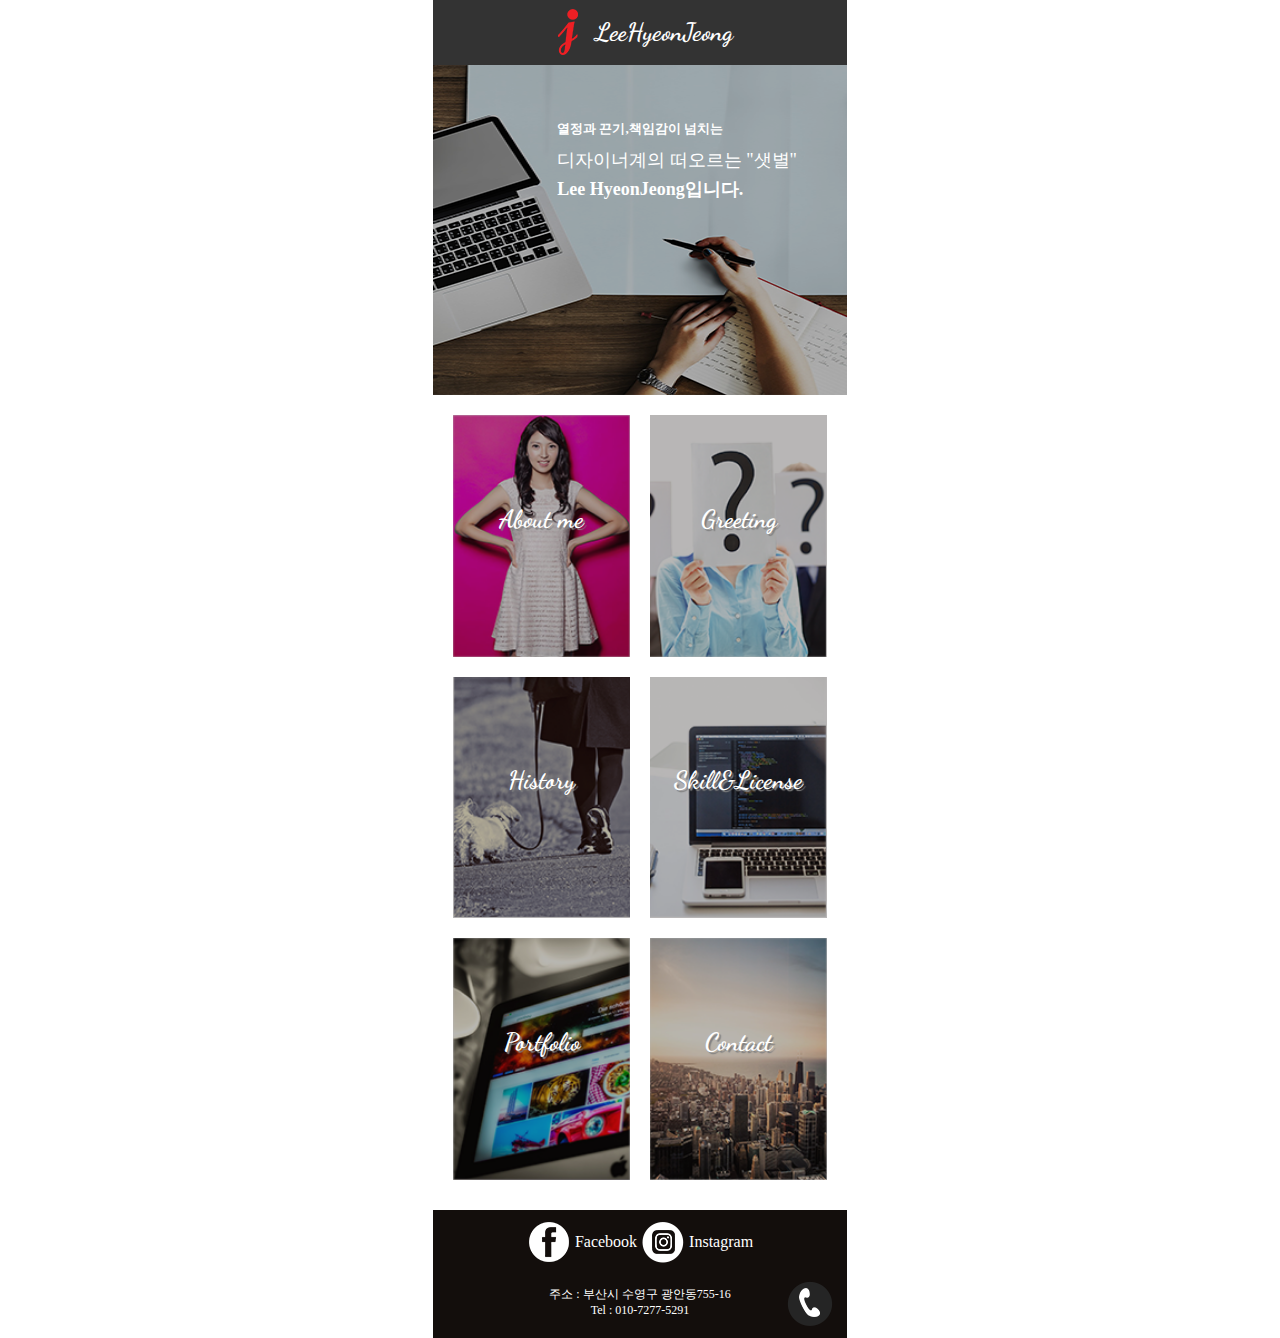
<file: index.html>
<!DOCTYPE html>
<html lang="ko">
<head>    
<meta charset="utf-8">
<meta name="viewport" content="user-scalable=no, initial-scale=1.0, maximum-scale=1.0, minimum-scale=1.0, width=device-width" />
<title>포트폴리오 모바일</title>
<link rel="stylesheet" type="text/css" href="css/style.css">
 <link rel="stylesheet" href="https://use.fontawesome.com/releases/v5.0.13/css/all.css" integrity="sha384-DNOHZ68U8hZfKXOrtjWvjxusGo9WQnrNx2sqG0tfsghAvtVlRW3tvkXWZh58N9jp" crossorigin="anonymous">    
</head>
    
<body>
<!--전체시작-->   
<div id="wrap">   
    
 <!-- panel -->    
<div id="paneIBg"></div>   
<div id="mySidenav" class="sidenav">
  <a href="javascript:void(0)" class="closebtn" onclick="closeNav()">&times;</a>
    
        <div class="sidenav1">
            <a href="sub/aboutme.html" class="leftmenu01"><span>아이콘</span>About me</a>
            <a href="sub/greeting.html" class="leftmenu02"><span>아이콘</span>Greeting</a>
            <a href="sub/history.html" class="leftmenu03"><span>아이콘</span>History</a>
            <a href="sub/skill.html" class="leftmenu04"><span>아이콘</span>Skill&amp;License</a>
            <a href="sub/portfolio.html" class="leftmenu05"><span>아이콘</span>Portfolio</a>
            <a href="sub/contact.html" class="leftmenu06"><span>아이콘</span>Contact</a>
         
        </div>
    
        <div class="text">
            <p>부산시 수영구 광안동755-16</p>
            <p>010-7277-5291</p>
            <p>hjhj5291@naver.com</p>
        </div>    
    
</div>
    
<!--헤더시작-->      
<header id="header">

    <span class="openbtn" onclick="openNav()"><i class="fas fa-align-right"></i></span>    

                <h1>
                    <a href="index.html">
                        <span class="icon">로고아이콘</span>
                        <span>LeeHyeonJeong</span>
                    </a>
                </h1>

    </header>

 <!--container-->
 <div id="container">
     
    <!--메인슬라이더시작-->
    <div class="mainslider">

        <img src="images/M_main_02_02.png">
        
         <div class="textbox">
            <h4>열정과 끈기,책임감이 넘치는</h4>
            <p>디자이너계의 떠오르는 "샛별"</p>
            <h1>Lee HyeonJeong입니다.</h1>
        </div>
        
    </div>
    <!--메인슬라이더끝-->    
     
  <!--mainRow1-->
<div class="mainRow1">    
    <div class="row1Box">
        <a href="sub/aboutme.html">
            <img src="images/m_03.png" alt="이미지1">
             <div class="row1textbox">    
            <h3>About me</h3>
            </div>     
        </a>
    </div>
    
    <div class="row1Box">
        <a href="sub/greeting.html">
            <img src="images/m_05.png" alt="이미지2">
            <div class="row1textbox">        
            <h3>Greeting</h3>
            </div>    
        </a>
    </div>
    
    <div class="row1Box">
        <a href="sub/history.html">
            <img src="images/m_11.png" alt="이미지3">
            <div class="row1textbox">    
             <h3>History</h3>
            </div>
        </a>
    </div>
    
    <div class="row1Box">
        <a href="sub/skill.html">
            <img src="images/m_09.png" alt="이미지4">
             <div class="row1textbox">    
             <h3>Skill&amp;License</h3>
            </div>
        </a>
    </div>
    
    <div class="row1Box">
        <a href="sub/portfolio.html">
            <img src="images/m_16.png" alt="이미지5">
            <div class="row1textbox">        
             <h3>Portfolio</h3>
            </div>
        </a>
    </div>
    
    <div class="row1Box">
        <a href="sub/contact.html">
            <img src="images/m_18.png" alt="이미지6">
             <div class="row1textbox">        
             <h3>Contact</h3>
            </div>
        </a>
    </div>
        
</div>
<!--mainRow1-->     
</div> 
<!--container--> 
    
                <!--footer-->   
               <footer id="footer">
            
                    <!--   footertop     -->
                    <div class="footertop cf">
                    <div>  
                        <a href="https://www.facebook.com/jeongjeong">
                            <img src="images/f_26.png">
                            <span>Facebook</span>    
                        </a>
                    </div>   
                    
                    <div>
                        <a href="https://www.instagram.com/mylhj5291/">
                            <img src="images/f_23.png">
                            <span>Instagram</span>
                        </a>
                    </div>    
                        
                </div>
              <!--   footertop     -->
                   
            <!-- footerbottom-->
            <div class="footerbottom">
                <p>주소 : 부산시 수영구 광안동755-16</p>
                <p>Tel : 010-7277-5291</p>

                <div class="right">  
                    <a href="tel:+01072775291">
                        <img src="images/f_31.png">
                    </a>    
                </div>
                
            </div>
            <!-- footerbottom-->
           
            </footer>
            <!--footer-->   
</div>
<!--  전체 끝  -->    
    
<!--메뉴바 -->
<script>
function openNav() {
    document.getElementById("mySidenav").style.width = "250px";
    document.getElementById("paneIBg").style.display = "block"; /*오른쪽메뉴눌렀을때 배경 흐리게 보이게*/
}

function closeNav() {
    document.getElementById("mySidenav").style.width = "0";
    document.getElementById("paneIBg").style.display = "none"; /*오른쪽메뉴눌렀을때 배경 흐리게 보이게*/
}   
    
</script>
</body>
</html>
</file>
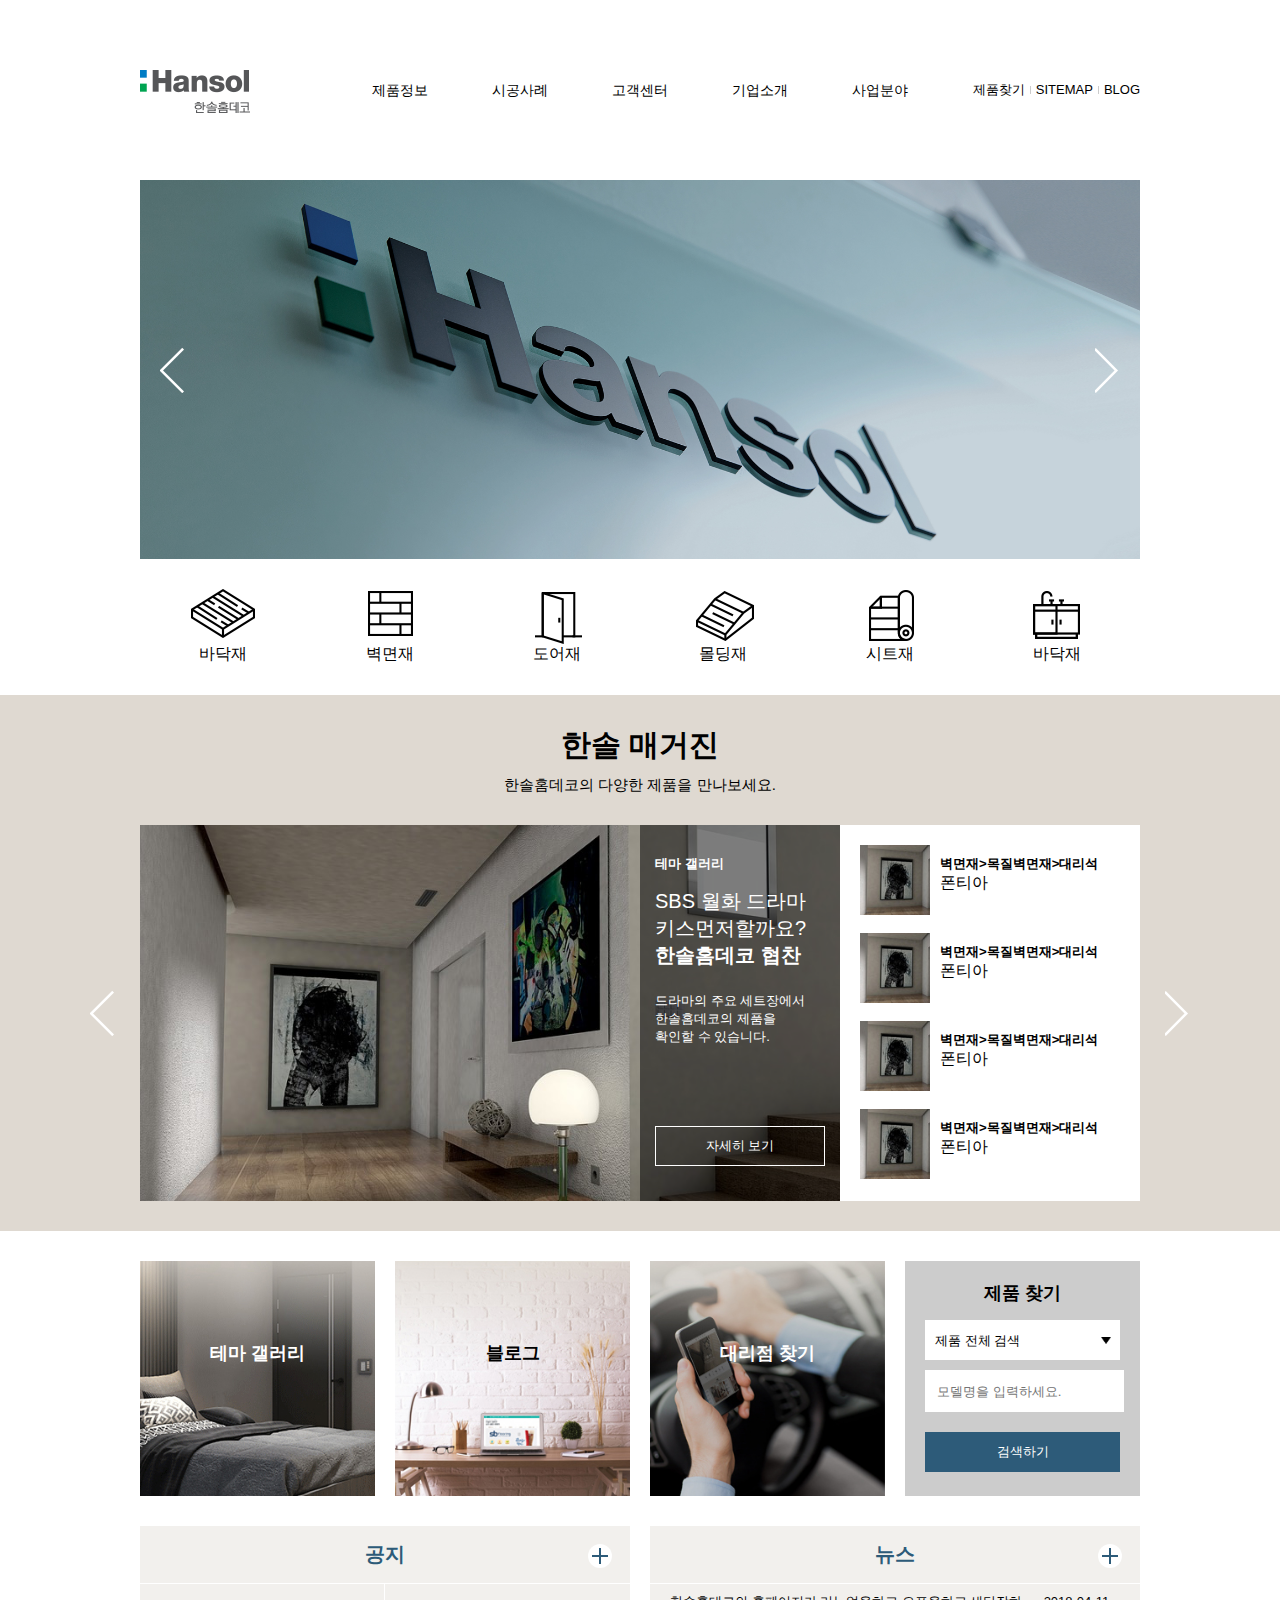
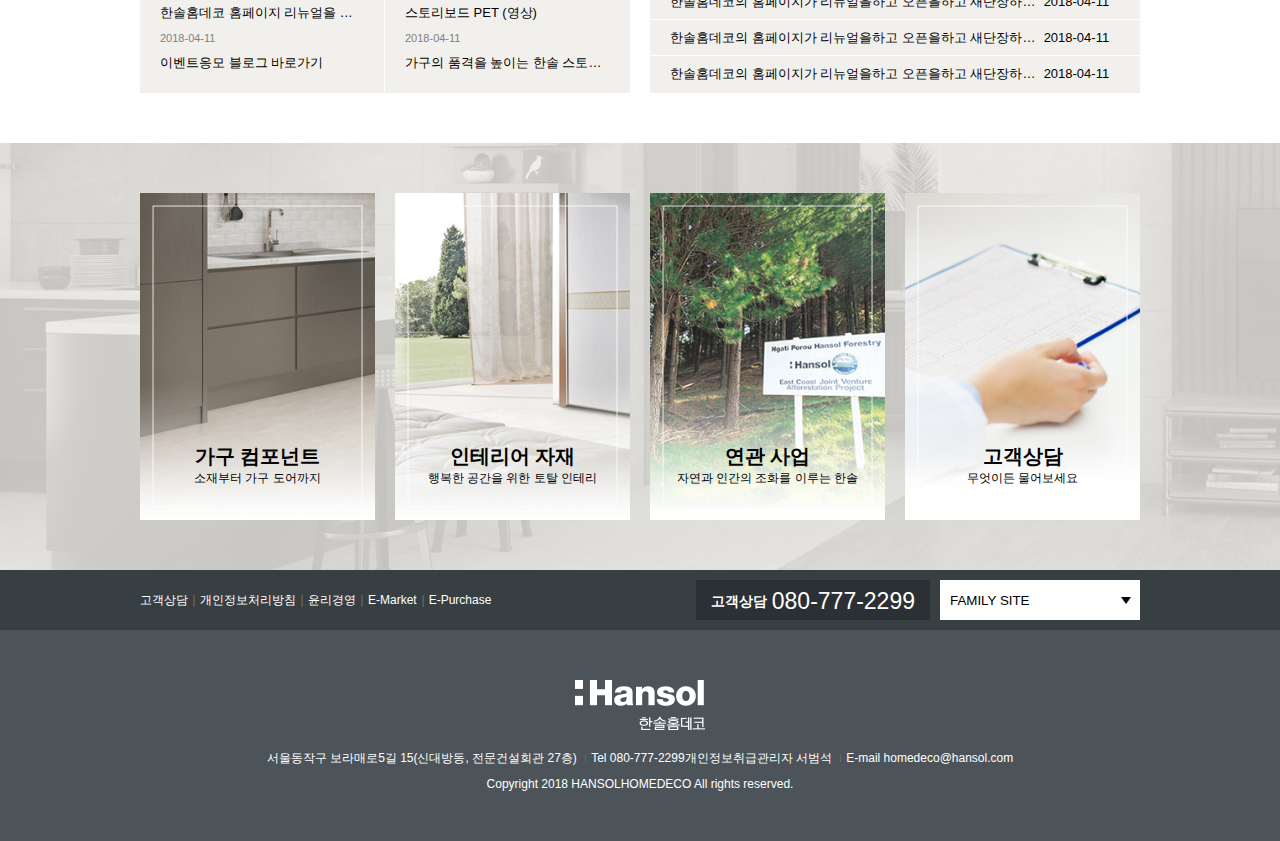
<file: Hansol/Hansol.html>
<!DOCTYPE html>
<html lang="ko">
<head>
<meta charset="utf-8">
<meta name="viewport" content="user-scalable=no, initial-scale=1.0, maximum-scale=1.0, minimum-scale=1.0, width=device-width" />
<title>한솔 홈 데코</title>
<link rel="stylesheet" type="text/css" href="css/style.css">
<link rel="shortcut icon" href="images/favicon32.png">
     <link rel="stylesheet" href="https://use.fontawesome.com/releases/v5.0.13/css/all.css" integrity="sha384-DNOHZ68U8hZfKXOrtjWvjxusGo9WQnrNx2sqG0tfsghAvtVlRW3tvkXWZh58N9jp" crossorigin="anonymous"> 
</head>
<body>
<!--전체시작-->
<div id="wrap">
     <a href="../sub/portfolio.html">
                        <span class="prevbtn" onclick="prevbtn()">
                            <i class="fas fa-angle-left"></i>
                        </span>
                    </a>
    <!--헤더시작-->
    <header id="header">
        <div class="w1000">
           
            <!--로고시작-->
            <h1><a href="#">로고</a></h1>
            <!--로고끝-->
            <ul class="utill">
                <li><a href="#">제품찾기</a></li>
                <li><a href="#">SITEMAP</a></li>
                <li><a href="#">BLOG</a></li>
            </ul>
        </div>

        <!--메뉴시작-->
        <ul class="gnb cf">
            <li>
                <a href="#">제품정보</a>
                <ul class="lnb">
                    <li><a href="#">바닥재</a></li>
                    <li><a href="#">벽면재</a></li>
                    <li><a href="#">도어재</a></li>
                    <li><a href="#">몰딩재</a></li>
                    <li><a href="#">시트재</a></li>
                    <li><a href="#">가구재</a></li>
                </ul>
            </li>
            <li>
                <a href="#">시공사례</a>
                <ul class="lnb">
                    <li><a href="#">테마갤러리</a></li>
                    <li><a href="#">시공갤러리</a></li>
                </ul>
            </li>
            <li>
                <a href="#">고객센터</a>
                <ul class="lnb">
                    <li><a href="#">고객상담</a></li>
                    <li><a href="#">대리점찾기</a></li>
                    <li><a href="#">FAQ</a></li>
                    <li><a href="#">공지</a></li>
                    <li><a href="#">뉴스</a></li>
                    <li><a href="#">자료실</a></li>
                </ul>
            </li>
            <li>
                <a href="#">기업소개</a>
                <ul class="lnb">
                    <li><a href="#">회사개요</a></li>
                    <li><a href="#">투자정보</a></li>
                    <li><a href="#">인사제도</a></li>
                    <li><a href="#">채용공고</a></li>
                    <li><a href="#">네트워크</a></li>
                </ul>
            </li>
            <li>
                <a href="#">사업분야</a>
                <ul class="lnb">
                    <li><a href="#">가구 컴포넌트</a></li>
                    <li><a href="#">인테리어 자재</a></li>
                    <li><a href="#">연관사업</a></li>
                </ul>
            </li>
            <li class="lnbBg"></li>
        </ul>
        
        <!--메뉴끝-->
        <!--모바일 panel-->
        <div class="panel">
            <a href="#">
                <span>버튼</span>
            </a>
        </div>
        <!--모바일 panel-->
    </header>
    <!--헤더끝-->
    
    <!--메인슬라이더시작-->
    <div id="mainSlider">
        <img src="images/main_img.jpg" alt="메인이미지"/>
        <!--버튼시작-->
        <div class="sliderBtn">
            <div class="prevBtn"><a href="#">이전버튼</a></div>
            <div class="nextBtn"><a href="#">다음버튼</a></div>
        </div>
        <!--버튼끝-->
    </div>
    <!--메인슬라이더끝-->
    
    <!--컨테이너시작-->
    <div id="container">
        <!--mainrow1-->
        <div class="w1000 mainRow1">
            <ul class="cf">
                <li>
                    <a href="#">
                        <span class="icon1">바닥재아이콘</span>
                        <p>바닥재</p>
                    </a>
                </li>
                <li>
                    <a href="#">
                        <span class="icon2">벽면재아이콘</span>
                        <p>벽면재</p>
                    </a>
                </li>
                <li>
                    <a href="#">
                        <span class="icon3">도어재아이콘</span>
                        <p>도어재</p>
                    </a>
                </li>
                <li>
                    <a href="#">
                        <span class="icon4">몰딩재아이콘</span>
                        <p>몰딩재</p>
                    </a>
                </li>
                <li>
                    <a href="#">
                        <span class="icon5">시트재아이콘</span>
                        <p>시트재</p>
                    </a>
                </li>
                <li>
                    <a href="#">
                        <span class="icon6">가구재아이콘</span>
                        <p>바닥재</p>
                    </a>
                </li>
            </ul>
        </div>
        <!--mainrow1-->
        
        <!--mainrow2-->
        <div class="mainRow2">
            <div class="w1000">
                <h2>한솔 매거진</h2>
                <p class="stitle">한솔홈데코의 다양한 제품을 만나보세요.</p>
                <div class="cf row2Box">
                    <!--버튼시작-->
                    <div class="sliderBtn">
                        <div class="prevBtn"><a href="#">이전버튼</a></div>
                        <div class="nextBtn"><a href="#">다음버튼</a></div>
                    </div>
                    <!--버튼끝-->
                    <!--왼쪽박스시작-->
                    <div class="leftBox">
                        <img src="images/mainrow2_img.jpg" alt="슬라이드이미지"/>
                        <div class="imgBox">
                            <strong>테마 갤러리</strong><br/><br/>
                            
                            <span>
                            SBS 월화 드라마<br/>
                            키스먼저할까요?<br/>
                            <strong>한솔홈데코 협찬</strong><br/><br/>
                            </span>

                            드라마의 주요 세트장에서<br/>
                            한솔홈데코의 제품을<br/>
                            확인할 수 있습니다.
                            <div class="moreBtn">
                                <a href="#">자세히 보기</a>
                            </div>
                        </div>
                    </div>
                    <!--왼쪽박스끝-->
                    <!--오른쪽박스시작-->
                    <div class="rightBox">
                        <ul>
                            <li>
                                <a href="#">
                                    <img src="images/mainrow2_list_img.jpg" alt="목록이미지"/>
                                    <h5>벽면재&gt;목질벽면재&gt;대리석</h5>
                                    <p>폰티아</p>
                                </a>
                            </li>
                            <li>
                                <a href="#">
                                    <img src="images/mainrow2_list_img.jpg" alt="목록이미지"/>
                                    <h5>벽면재&gt;목질벽면재&gt;대리석</h5>
                                    <p>폰티아</p>
                                </a>
                            </li>
                            <li>
                                <a href="#">
                                    <img src="images/mainrow2_list_img.jpg" alt="목록이미지"/>
                                    <h5>벽면재&gt;목질벽면재&gt;대리석</h5>
                                    <p>폰티아</p>
                                </a>
                            </li>
                            <li>
                                <a href="#">
                                    <img src="images/mainrow2_list_img.jpg" alt="목록이미지"/>
                                    <h5>벽면재&gt;목질벽면재&gt;대리석</h5>
                                    <p>폰티아</p>
                                </a>
                            </li>
                        </ul>
                    </div>
                    <!--오른쪽박스끝-->
                </div>
            </div>
        </div>
        <!--mainrow2-->
        
        <!--mainrow3-->
        <div class="mainRow3 w1000 cf">
            <div class="row3Box1">
                <a href="#">
                    <h5>테마 갤러리</h5>
                    <p>
                        한솔홈데코 제품으로 꾸며진<br>
                        다양한 공간을 체험해 보세요.
                    </p>
                </a>
            </div>
            <div class="row3Box2">
                <a href="#">
                    <h5>블로그</h5>
                    <p>
                        한솔홈데코 블로그에서<br>
                        새로운 소식을 만나보세요.
                    </p>
                </a>
            </div>
            <div class="row3Box3">
                <a href="#">
                    <h5>대리점 찾기</h5>
                    <p>
                        가까운 매장을 찾아 한솔홈데코<br>
                        제품을 직접 만나보세요.
                    </p>
                </a>
            </div>
            <div class="row3Box4">
                <h5>제품 찾기</h5>
                <select>
                    <option>제품 전체 검색</option>
                    <option>바닥재</option>
                    <option>벽면재</option>
                    <option>도어재</option>
                    <option>몰딩재</option>
                    <option>시트재</option>
                    <option>가구재</option>
                </select>
                <input type="text" placeholder="모델명을 입력하세요."/>
                <button>검색하기</button>
            </div>
        </div>
        <!--mainrow3-->
        <!--mainrow4-->
        <div class="mainRow4 w1000 cf">
            
            <!--공지사항시작-->
            <div class="row4Box notice">
                <h2>공지</h2>
                <div class="moreBtn"><a href="#">더보기버튼</a></div>
                <!--공지왼쪽박스-->
                <div class="box">
                    <p>
                        <a href="#">한솔홈데코 홈페이지 리뉴얼을 완료하였습니다.</a>
                    </p>
                    <span><a href="#">2018-04-11</a></span>
                    <p><a href="#">이벤트응모 블로그 바로가기</a></p>
                </div>
                <!--공지왼쪽박스-->
                <!--공지오른쪽박스-->
                <div class="box">
                    <p>
                        <a href="#">
                            스토리보드 PET (영상)
                        </a>
                    </p>
                    <span><a href="#">2018-04-11</a></span>
                    <p><a href="#">가구의 품격을 높이는 한솔 스토리보드 PET 새집증후군등</a></p>
                </div>
                <!--공지오른쪽박스-->
            </div>
            <!--공지사항끝-->
            
            <!--뉴스시작-->
            <div class="row4Box news">
                <h2>뉴스</h2>
                <div class="moreBtn"><a href="#">더보기버튼</a></div>
                <ul>
                    <li>
                        <a href="">
                            한솔홈데코의 홈페이지가 리뉴얼을하고 오픈을하고 새단장하였습니다.
                        </a>
                        <span>2018-04-11</span>
                    </li>
                    <li>
                        <a href="">
                            한솔홈데코의 홈페이지가 리뉴얼을하고 오픈을하고 새단장하였습니다.
                        </a>
                        <span>2018-04-11</span>
                    </li>
                    <li>
                        <a href="">
                            한솔홈데코의 홈페이지가 리뉴얼을하고 오픈을하고 새단장하였습니다.
                        </a>
                        <span>2018-04-11</span>
                    </li>
                </ul>
            </div>
            <!--뉴스-->            
        </div>
        
        <!--모바일mainRow4-->
        <div class="mMainRow4">
            <div class="notice cf">
                <a href="#">
                    <div class="title">공지</div>
                    <div class="con">
                        한솔홈데코의 새로운 홈페이지 오픈을 축하합니다.
                    </div>
                </a>
            </div>
            <div class="news cf">
                <a href="#">
                    <div class="title">뉴스</div>
                    <div class="con">
                        한솔홈데코의 새로운 홈페이지 오픈을 축하합니다.
                    </div>
                </a>
            </div>
        </div>
        <!--모바일mainRow4-->
        <!--mainrow4-->
        
        <!--mainrow5-->
        <div class="mainRow5">
            <div class="w1000">
                <ul class="cf">
                    <li>
                        <a href="#">
                            <span>가구 컴포넌트</span>
                            소재부터 가구 도어까지
                        </a>
                    </li>
                    <li>
                        <a href="#">
                            <span>인테리어 자재</span>
                            행복한 공간을 위한 토탈 인테리
                        </a>
                    </li>
                    <li>
                        <a href="#">
                            <span>연관 사업</span>
                            자연과 인간의 조화를 이루는 한솔
                        </a>
                    </li>
                    <li>
                        <a href="#">
                            <span>고객상담</span>
                            무엇이든 물어보세요
                        </a>
                    </li>
                </ul>
            </div>
        </div>
        <!--mainrow5-->        
    </div>
    <!--컨테이너끝-->
    
    <!--푸터시작-->
    <footer id="footer">
        <div class="footerTop">
            <div class="w1000 cf">
                <ul class="cf">
                    <li><a href="#">고객상담</a></li>
                    <li><a href="#">개인정보처리방침</a></li>
                    <li><a href="#">윤리경영</a></li>
                    <li><a href="#">E-Market</a></li>
                    <li><a href="#">E-Purchase</a></li>
                </ul>
                <div class="topRight cf">
                    <div>
                        <span>고객상담</span>
                        <span class="number">080-777-2299</span>
                    </div>
                    <div>
                        <select>
                            <option>FAMILY SITE</option>
                        </select>
                    </div>
                </div>
            </div>
        </div>
        <div class="footerBottom">
            <h1>푸터로고</h1>
            <address>
                <span>서울동작구 보라매로5길 15(신대방동, 전문건설회관 27층)</span>
                <span>Tel 080-777-2299개인정보취급관리자 서범석</span>
                <span>E-mail homedeco@hansol.com</span>
            </address>
            <p>Copyright 2018 HANSOLHOMEDECO All rights reserved.</p>
        </div>
    </footer>
    <!--푸터-->    
</div>    
<!--전체끝-->
</body>
</html>
</file>
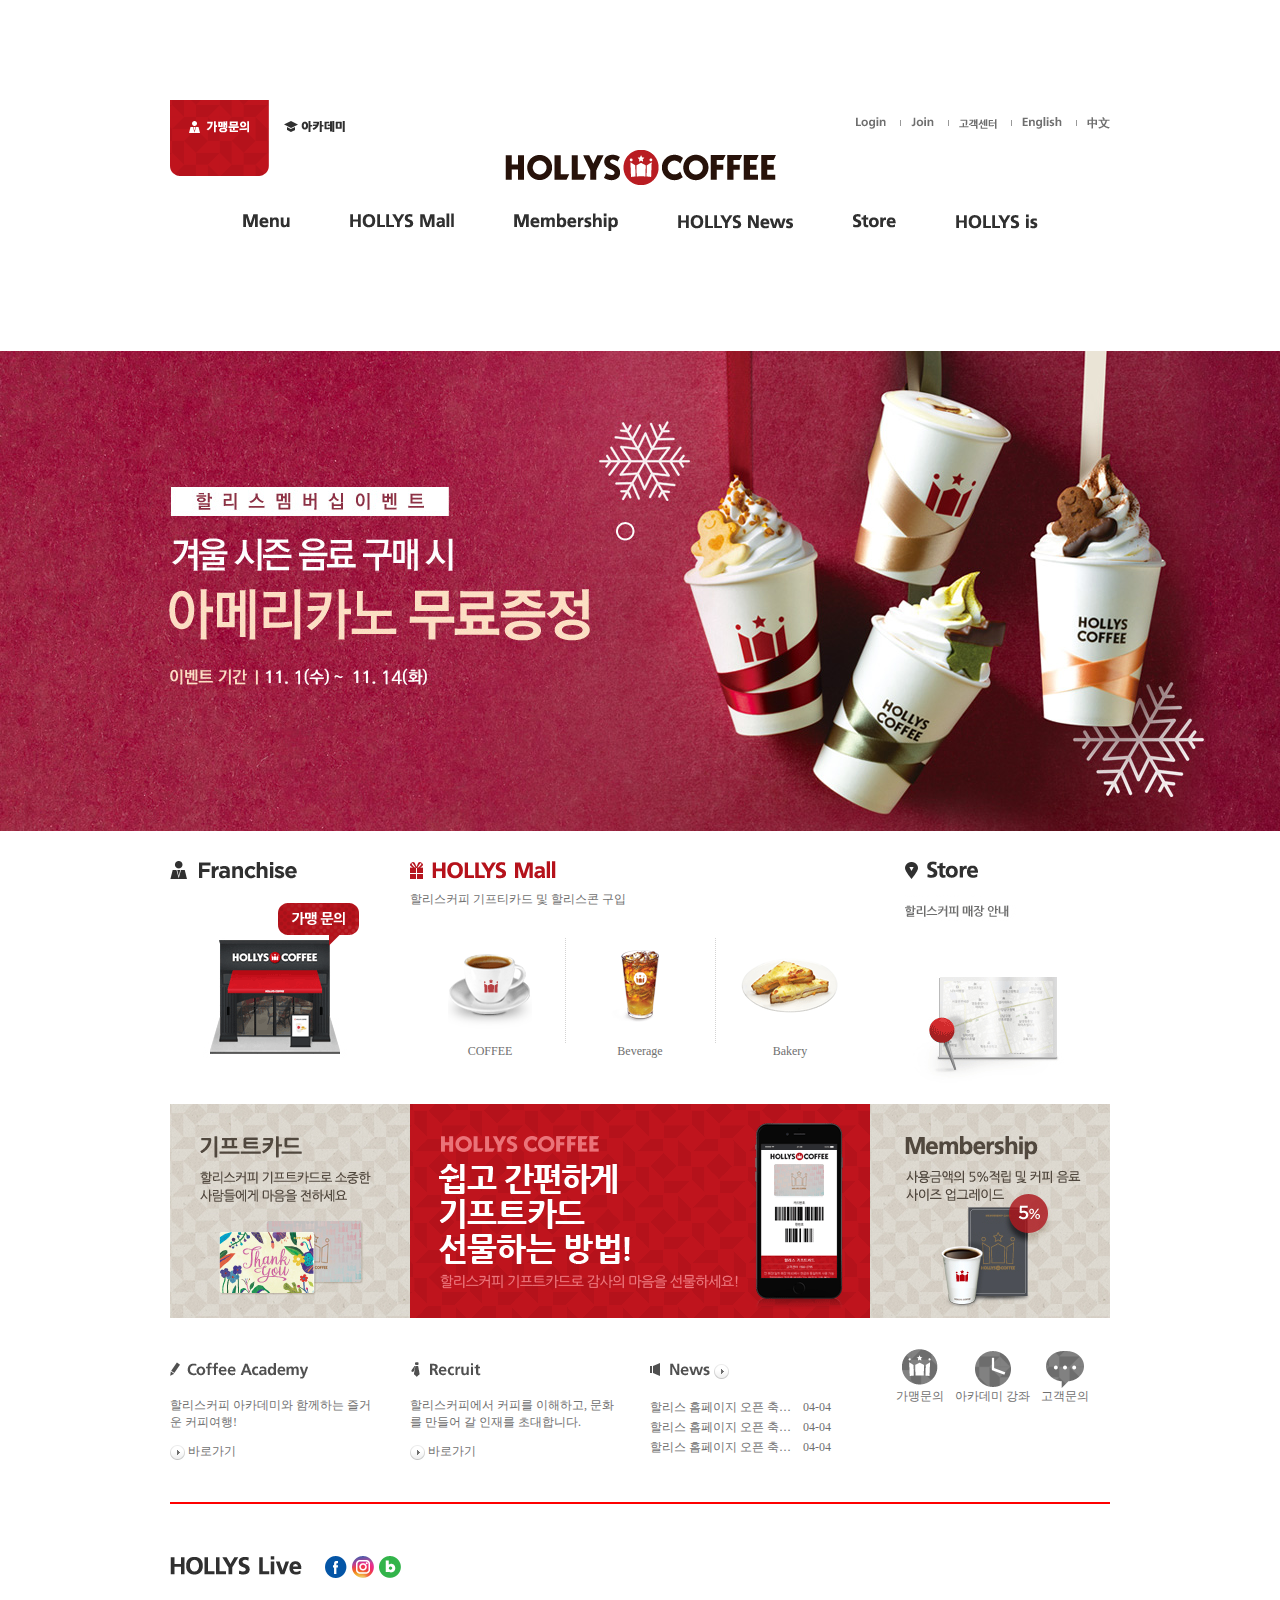
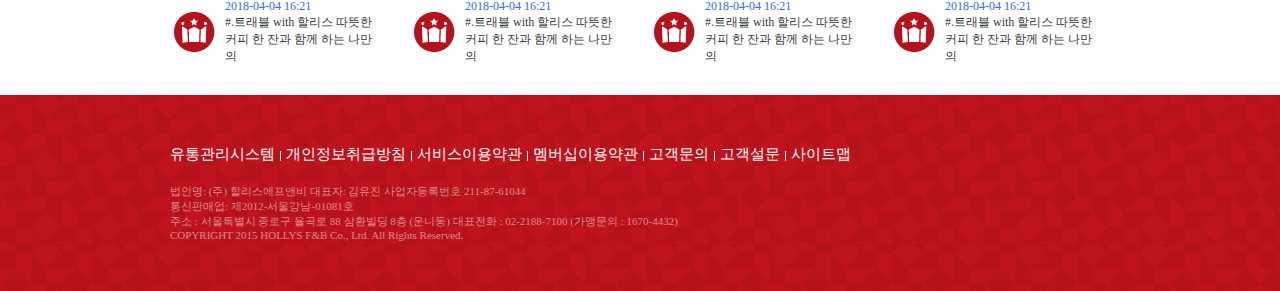
<file: Hollys/Hollys.html>
<!DOCTYPE html>
<html lang="ko">
<head>
<meta charset="utf-8">
    <link rel="stylesheet" href="https://use.fontawesome.com/releases/v5.0.13/css/all.css" integrity="sha384-DNOHZ68U8hZfKXOrtjWvjxusGo9WQnrNx2sqG0tfsghAvtVlRW3tvkXWZh58N9jp" crossorigin="anonymous">  
<title>할리스 메인 작업</title>
<!--[if lt IE 9]>
<script src="js/html5shiv.js"></script>
<![endif]-->
<style>
    /*공통css*/
    
    body,ul,h1{
        margin:0;
        padding:0;
        list-style:none;
    }
    #wrap{
        width:100%;
          margin:0;
    }
    a{
        color:#000;
        text-decoration:none;
    }
    img{
        border: 0;
    }
    
    /*헤더부분*/
    #header{
        padding:100px 0;
    }
    .prevbtn{
    color:#000;
    font-size:60px; 
    z-index: 1000;
    cursor: pointer;
     position: absolute;
    left:20px;
   
}
    #header .headerIn{
        width:940px;
        margin:0 auto;
        position:relative;
    }
    .headerIn h1{
        padding-top:50px;
        text-align:center;
    }
    .headerIn h1 a{}
    .topMenu{
        position:absolute;
        top:0;
        left:0;
    }
    .topMenu li{
        float:left;
    }
    .topMenu li:last-child{
        margin-left:15px;
        margin-top:20px;
    }
    .topMenu li a{}
    .utill{
        position:absolute;
        top:15px;
        right:0;
    }
    .utill li{
        float:left;
    }
    .utill li:after{
        content:"";
        display:inline-block;
        vertical-align:middle;
        width:1px;
        height:6px;
        margin:0 10px;
        margin-top:-5px;
        background:#999;
    }
    .utill li.last:after{
        display:none;
    }
    .utill li a{}
    .gnb{
        font-size:0;
        text-align:center;
        padding:20px 0;
    }
    .gnb li{
        display:inline-block;
    }
    .gnb li .on{
        display:none;
    }
    .gnb li:hover .on{
        display:block;
    }
    .gnb li:hover .off{
        display:none;
    }
    .gnb li a{
        display:block;
        padding:0 30px
    }
    
    /*메인슬라이스*/
    #mainSlider{
        width:100%;
        height:480px;
        position:relative;
        overflow:hidden;
    }
    #mainSlider img{
        position:absolute;
        left:50%;
        margin-left:-960px;
    }
    
    
    /*메인컨텐츠시작*/
    #container{
        width:940px;
        margin:30px auto;
    }
    
    .mainRow1{}
    .mainRow1 h3{
        margin:0;
    }
    .mainRow1 a,.mainRow1 img{
        display:block;
    }
    .mainRow1:after{
        content:"";
        display:block;
        clear:both;
    }
        .mainRow1 .row1_1,.mainRow1 .row1_2,.mainRow1 .row1_3{
            width:205px;
            margin-right:35px;
            float:left;
        }
        .mainRow1 .row1_2{
            width:460px;
        }
        .mainRow1 .row1_3{
            margin-right:0;
        }

            .mainRow1 .row1_1 p{
                margin:0;
            }

            .mainRow1 .row1_2 p{
                font-size:12px;
                color:#6f6f6f;
            }
            .mainRow1 .row1_2 ul{
                margin-top:30px;
                font-size:0;   
                text-align:center;
            }
            .mainRow1 .row1_2 ul li{
                width:150px;
                text-align:center;
                display:inline-block;
                font-size:12px;
                background:url(images/mall_bar01.gif) no-repeat;
            }
            .mainRow1 .row1_2 ul li:first-child{
                background:none;
            }
            .mainRow1 .row1_2 ul li a{
                color:#6f6f6f;
            }
            .mainRow1 .row1_2 ul li a img{
                margin:10px auto;
            }
    
    .mainRow2{
        font-size:0;
        
    }
    
    .cf:after{
        content:"";
        display:block;
        clear:both;
    }
    .mainRow3{
        font-size:12px;
        color:#6f6f6f;
        margin-top:30px;
    }
    .mainRow3 a{color:#6f6f6f;}
    .row3_1,.row3_2,.row3_3,.row3_4{
        width:205px;
        margin-right:35px;
        float:left;
    }    
    .row3_4{
        margin-right:0;
    }
    .moreBtn{}
    .moreBtn a img{
        vertical-align:middle;
    }
    
    .row3_3 .moreBtn{}
    .row3_3 ul{}
    .row3_3 ul li{
        line-height:20px;
    }
    .row3_3 ul li a{
        width:150px;
        overflow:hidden;
        text-overflow:ellipsis;
        white-space:nowrap;
        display:inline-block;
        vertical-align:top;
    }
    .row3_3 ul li span{}
    
    .row3_4{
        text-align:center;
    }
    .row3_4 a{
        display:inline-block;
        padding:0 4px;
    }
    .row3_4 a img{
        display:block;
        margin:0 auto;
    }
    
    /*메인컨텐츠4*/
    .mainRow4{
        margin-top:30px;
        padding-top:30px;
        border-top:2px solid red;
    }
    .mainRow4 h3{}
    .mainRow4 h3 .sns{
        display:inline-block;
        vertical-align:middle;
        margin-top:-6px;
        font-size:0;
    }
    .mainRow4 h3 .sns li{
        display:inline-block;
        margin-right:5px;
    }
    .mainRow4 h3 .sns li a{
        display:block;
    }
    .mainRow4 .row4Box{
        width:205px;
        margin-right:35px;
        font-size:12px;
        color:#36f;
        float:left;
        background:url(images/48_48.png) no-repeat;
        background-position:left center;
        padding-left:55px;
        box-sizing:border-box;
    }
    .mainRow4 .row4Box.last{
        margin-right:0;
    }
    .mainRow4 .row4Box p{
        margin:0;
    }
    .mainRow4 .row4Box a{
        color:#363636;
    }
    
    /*푸터시작*/
    #footer{
        background:url(images/bg_footer.gif);
        padding:50px 0;
    }
    .footerIn{
        width:940px;
        margin:0 auto;
        font-size:11px;
        color:#de898e;
    }
    .footerIn ul{
        font-size:0;
        margin-bottom:20px;
    }
    .footerIn ul li{
        display:inline-block;
        font-size:15px;
    }
    .footerIn ul li:after{
        content:"";
        display:inline-block;
        vertical-align:top;
        width:1px;
        height:10px;
        margin:0 5px;
        margin-top:6px;
        background:#fff;
    }
    .footerIn ul li:last-child:after{
        display:none;
    }
    .footerIn ul li a{
        color:#fff;
    }
    .footerIn ul li a:hover{
        text-decoration:underline;
    }
    
    
</style>
</head>
<body>
<!--전체시작-->
<div id="wrap">
      <a href="../sub/portfolio.html">
                        <span class="prevbtn" onclick="prevbtn()">
                            <i class="fas fa-angle-left"></i>
                        </span>
                    </a>
    <header id="header">
        <div class="headerIn">
           
            <!--로고시작-->
            <h1>
                <a href="#">
                    <img src="images/logo.gif" alt="로고"/>
                </a>
            </h1>
            <!--로고끝-->
            
            <!--leftTop메뉴-->
            <ul class="topMenu">
                <li>
                    <a href="#">
                        <img src="images/gnb_smenu01.png" alt="가맹문의"/>
                    </a>
                </li>
                <li>
                    <a href="#">
                        <img src="images/gnb_smenu02.gif" alt="아카데미"/>
                    </a>
                </li>
            </ul>
            <!--leftTop메뉴-->
            
            <!--utill-->
            <ul class="utill">
                <li>
                    <a href="#">
                        <img src="images/util_01.gif" alt="로그인"/>
                    </a>
                </li>
                <li>
                    <a href="#">
                        <img src="images/util_02.gif" alt="회원가입"/>
                    </a>
                </li>
                <li>
                    <a href="#">
                        <img src="images/util_09.gif" alt="고객센터"/>
                    </a>
                </li>
                <li>
                    <a href="#">
                        <img src="images/util_05.gif" alt="영문"/>
                    </a>
                </li>
                <li class="last">
                    <a href="#">
                        <img src="images/util_chinese.gif" alt="중문"/>
                    </a>
                </li>
            </ul>
            <!--utill-->
            
            
            <!--gnb-->
            <ul class="gnb">
                <li>
                    <a href="#">
                        <img src="images/gnb_01.gif" class="off" alt="메뉴"/>
                        <img src="images/gnb_01_on.gif" class="on" alt="메뉴"/>
                    </a>
                </li>
                <li>
                    <a href="#">
                        <img src="images/gnb_02.gif" class="off" alt="할리스 몰"/>
                        <img src="images/gnb_02_on.gif" class="on" alt="할리스 몰"/>
                    </a>
                </li>
                <li>
                    <a href="#">
                        <img src="images/gnb_03.gif" class="off" alt="멤버십"/>
                        <img src="images/gnb_03_on.gif" class="on" alt="멤버십"/>
                    </a>
                </li>
                <li>
                    <a href="#">
                        <img src="images/gnb_04.gif" class="off" alt="할리스뉴스"/>
                        <img src="images/gnb_04_on.gif" class="on" alt="할리스뉴스"/>
                    </a>
                </li>
                <li>
                    <a href="#">
                        <img src="images/gnb_05.gif" class="off" alt="스토어"/>
                        <img src="images/gnb_05.gif" class="on" alt="스토어"/>
                    </a>
                </li>
                <li>
                    <a href="#">
                        <img src="images/gnb_06.gif" class="off" alt="할리스이즈"/>
                        <img src="images/gnb_06_on.gif" class="on" alt="할리스이즈"/>
                    </a>
                </li>
            </ul>
            <!--gnb-->
            
        </div>
    </header>
    
    <!--메인슬라이더-->
    <div id="mainSlider">
        <img src="images/mainBanner_201710310442383740.jpg" alt="메인배너"/>
    </div>
    <!--메인슬라이더-->
    
    <!--메인컨텐츠 시작-->
    <div id="container">
        
        <!--메인컨텐츠1-->
        <div class="mainRow1">
            
            <!--프랜차이즈시작-->
            <div class="row1_1">
                <h3><img src="images/menu_tit.gif" alt="프랜차이즈 타이틀"/></h3>
                <p>
                    <a href="#">
                        <img src="images/menu_img01.gif" alt="프랜차이즈 이미지"/>
                    </a>
                </p>
            </div>
            <!--프랜차이즈끝-->
            
            <!--할리스몰시작-->
            <div class="row1_2">
                <h3><img src="images/mall_tit.gif" alt="할리스몰 타이틀"/></h3>
                <p>할리스커피 기프티카드 및 할리스콘 구입</p>
                <ul>
                    <li>
                        <a href="#">
                            <img src="images/mall_img03.gif" alt="커피"/>
                            COFFEE
                        </a>
                    </li>
                    <li>
                        <a href="#">
                            <img src="images/mall_img04.gif" alt="음료"/>
                            Beverage
                        </a>
                    </li>
                    <li>
                        <a href="#">
                            <img src="images/mall_img05.gif" alt="빵"/>
                            Bakery
                        </a>
                    </li>
                </ul>
            </div>
            <!--할리스몰끝-->
            
            <!--매장안내부분시작-->
            <div class="row1_3">
                <h3><img src="images/store_tit.gif" alt="매장안내 타이틀"/></h3>
                <p>
                    <a href="#">
                        <img src="images/store_img01.gif" alt="매장안내 이미지"/>
                    </a>
                </p>
            </div>
            <!--매장안내부분끝-->
            
        </div>
        <!--메인컨텐츠1-->
        
        
        <!--메인컨텐츠2-->
        <div class="mainRow2">
            <a href="#">
                <img src="images/mainBanner_201706281034172160.jpg" alt="기프티카드 배너"/>
            </a>
            <a href="#">
                <img src="images/mainBanner_201706281035570070.gif" alt="선물 배너"/>
            </a>
            <a href="#">
                <img src="images/mainBanner_201511040156219650.jpg" alt="멤버십 배너"/>
            </a>
        </div>
        <!--메인컨텐츠2-->
        
        <!--메인컨텐츠3시작-->
        <div class="mainRow3 cf">
            <div class="row3_1">
                <h3><img src="images/academy_tit.gif" alt="아카데미타이틀"/></h3>
                <p>할리스커피 아카데미와 함께하는 즐거운 커피여행!</p>
                <p class="moreBtn">
                    <a href="#">
                        <img src="images/ico_arrow.gif" alt="바로가기버튼">
                        바로가기
                    </a>
                </p>                
            </div>
            <div class="row3_2">
                <h3><img src="images/recruit_tit.gif" alt="인재채용타이틀"/></h3>
                <p>할리스커피에서 커피를 이해하고, 문화를 만들어 갈 인재를 초대합니다.</p>
                <p class="moreBtn">
                    <a href="#">
                        <img src="images/ico_arrow.gif" alt="바로가기버튼"/>
                        바로가기
                    </a>
                </p>  
            </div>
            <div class="row3_3">
                <h3>
                    <img src="images/news_tit.gif" alt="뉴스타이틀"/>
                    <a href="#" class="moreBtn">
                        <img src="images/ico_arrow.gif" alt="바로가기버튼"/>
                    </a>
                </h3>
                <ul>
                    <li>
                        <a href="#">할리스 홈페이지 오픈 축하합니다.</a>
                        <span>04-04</span>
                    </li>
                    <li>
                        <a href="#">할리스 홈페이지 오픈 축하합니다.</a>
                        <span>04-04</span>
                    </li>
                    <li>
                        <a href="#">할리스 홈페이지 오픈 축하합니다.</a>
                        <span>04-04</span>
                    </li>
                </ul>
            </div>
            <div class="row3_4">
                <a href="#">
                    <img src="images/img_etc01.gif" alt="가맹문의 아이콘"/>
                    가맹문의
                </a>
                <a href="#">
                    <img src="images/img_etc02.gif" alt="아카데미 아이콘"/>
                    아카데미 강좌
                </a>
                <a href="#">
                    <img src="images/img_etc03.gif" alt="고객문의 아이콘"/>
                    고객문의
                </a>
            </div>
        </div>
        <!--메인컨텐츠3끝-->
        
        <!--메인컨텐츠4시작-->
        <div class="mainRow4 cf">
            <h3>
                <img src="images/sns_tit.gif" alt="sns타이틀"/>
                <ul class="sns">
                    <li>
                        <a href="#">
                            <img src="images/sns_facebook.gif" alt="페이스북아이콘"/>
                        </a>
                    </li>
                    <li>
                        <a href="#">
                            <img src="images/sns_instagram.gif" alt="인스타그램아이콘"/>
                        </a>
                    </li>
                    <li>
                        <a href="#">
                            <img src="images/sns_blog.gif" alt="블로그아이콘"/>
                        </a>
                    </li>
                </ul>
            </h3>
            
            <div class="row4Box">
                <p>2018-04-04 16:21</p>
                <a href="#">
                #.트래블 with 할리스 따뜻한 커피 한 잔과 함께 하는 나만의
                </a>
            </div>
            <div class="row4Box">
                <p>2018-04-04 16:21</p>
                <a href="#">
                #.트래블 with 할리스 따뜻한 커피 한 잔과 함께 하는 나만의
                </a>
            </div>
            <div class="row4Box">
                <p>2018-04-04 16:21</p>
                <a href="#">
                #.트래블 with 할리스 따뜻한 커피 한 잔과 함께 하는 나만의
                </a>
            </div>
            <div class="row4Box last">
                <p>2018-04-04 16:21</p>
                <a href="#">
                #.트래블 with 할리스 따뜻한 커피 한 잔과 함께 하는 나만의
                </a>
            </div>
        </div>
        <!--메인컨텐츠4끝-->  
    </div>
    <!--메인컨텐츠 끝-->
    
    <!--푸터시작-->
    <footer id="footer">
        <div class="footerIn">
            <ul>
                <li><a href="#">유통관리시스템</a></li>
                <li><a href="#">개인정보취급방침</a></li>
                <li><a href="#">서비스이용약관</a></li>
                <li><a href="#">멤버십이용약관</a></li>
                <li><a href="#">고객문의</a></li>
                <li><a href="#">고객설문</a></li>
                <li><a href="#">사이트맵</a></li>                
            </ul>
            법인명: (주) 할리스에프앤비 대표자: 김유진 사업자등록번호 211-87-61044<br/>
            통신판매업: 제2012-서울강남-01081호<br/>
            주소 : 서울특별시 종로구 율곡로 88 삼환빌딩 8층 (운니동) 대표전화 : 02-2188-7100 (가맹문의 : 1670-4432)<br/>
            COPYRIGHT 2015 HOLLYS F&amp;B Co., Ltd. All Rights Reserved.
        </div>
    </footer>
    <!--푸터끝-->
    
    
    
</div>
<!--전체끝-->
</body>
</html>
</file>
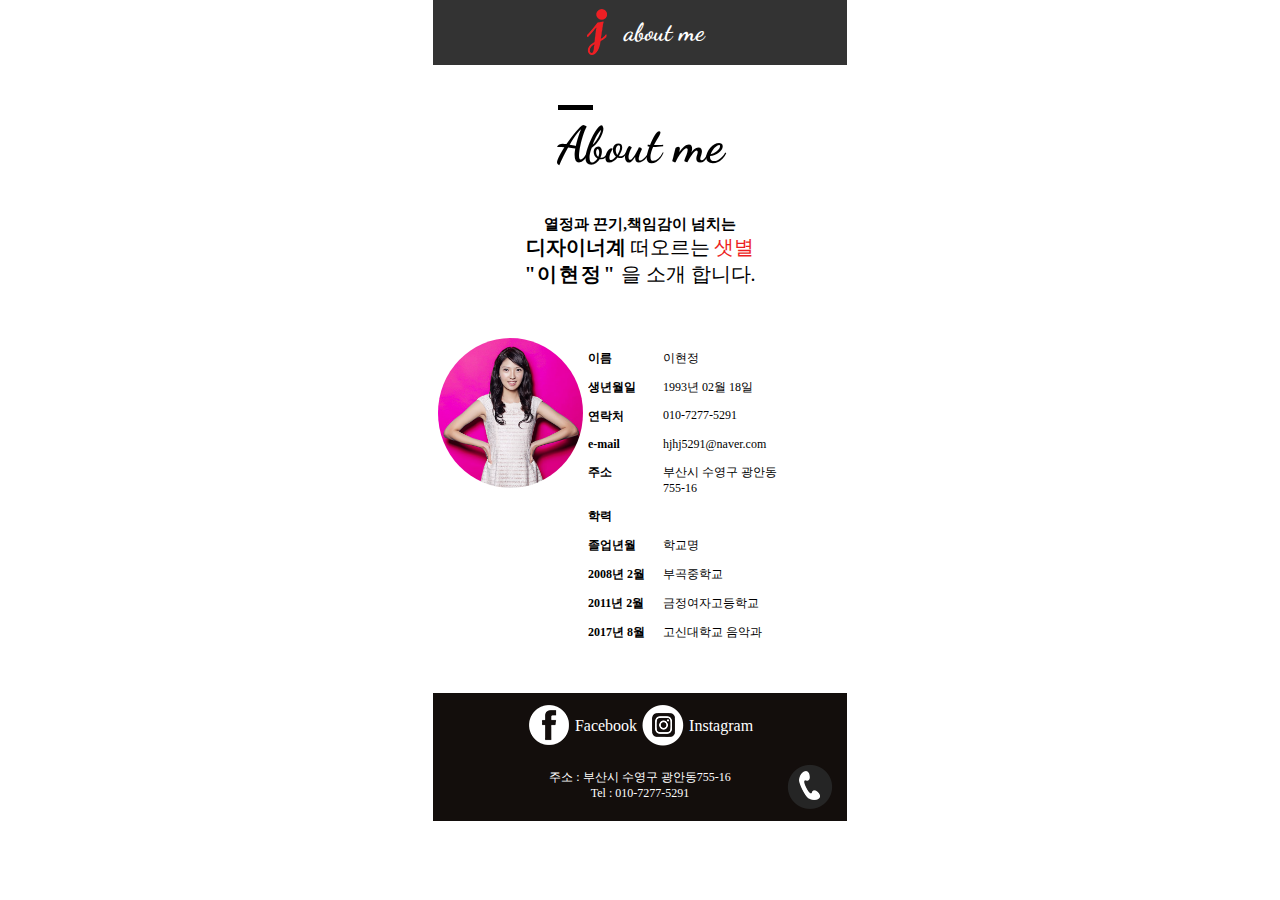
<file: sub/aboutme.html>
<!DOCTYPE html>
<html lang="ko">
<head>    
<meta charset="utf-8">
<meta name="viewport" content="user-scalable=no, initial-scale=1.0, maximum-scale=1.0, minimum-scale=1.0, width=device-width" />
<title>about me 모바일</title>
<link rel="stylesheet" type="text/css" href="../sub/css/about.css">
 <link rel="stylesheet" href="https://use.fontawesome.com/releases/v5.0.13/css/all.css" integrity="sha384-DNOHZ68U8hZfKXOrtjWvjxusGo9WQnrNx2sqG0tfsghAvtVlRW3tvkXWZh58N9jp" crossorigin="anonymous">    
</head>
    
<body>
<!--전체시작-->   
<div id="wrap">   
    
 <!-- panel -->    
<div id="paneIBg"></div>   
<div id="mySidenav" class="sidenav">
  <a href="javascript:void(0)" class="closebtn" onclick="closeNav()">&times;</a>
    
        <div class="sidenav1">
            <a href="aboutme.html" class="leftmenu01"><span>아이콘</span>About me</a>
            <a href="greeting.html" class="leftmenu02"><span>아이콘</span>Greeting</a>
            <a href="history.html" class="leftmenu03"><span>아이콘</span>History</a>
            <a href="skill.html" class="leftmenu04"><span>아이콘</span>Skill&amp;License</a>
            <a href="portfolio.html" class="leftmenu05"><span>아이콘</span>Portfolio</a>
            <a href="contact.html" class="leftmenu06"><span>아이콘</span>Contact</a>
         
        </div>
    
        <div class="text">
            <p>부산시 수영구 광안동755-16</p>
            <p>010-7277-5291</p>
            <p>hjhj5291@naver.com</p>
        </div>    
    
</div>
    
<!--헤더시작-->      
<header id="header">
    <a href="../index.html">
        <span class="prevbtn" onclick="prevbtn()"><i class="fas fa-angle-left"></i></span>
    </a>
    <span class="openbtn" onclick="openNav()"><i class="fas fa-align-right"></i></span>    

                <h1>
                    <a href="../index.html">
                        <span class="icon">로고아이콘</span>
                        <span>about me</span>
                    </a>
                </h1>

    </header>
    
   <div class="containertop">
                <h1>About me</h1>
            </div>
    
 <!--container-->
 <div id="container">
            <div class="cf">

                <div class="top">
                    
                    <h4>열정과 끈기,책임감이 넘치는</h4>
                    <div class="right1">
                    <span class="right1_1">디자이너계</span>
                    <span class="right1_2"> 떠오르는</span>
                    <span class="right1_3">샛별</span>
                    </div>
                    <div class="right2">
                    <span class="right2_1">"이현정"</span>
                    <span class="right2_2">을 소개 합니다.</span>
                    </div>
                    </div>
               
                
                    <!--left-->
                    <div class="containerleft">    
                       <div></div>
                    </div>
                    <!--left-->
                
                
                     <!--right-->
                    <div class="containerright">
                   <dl>
                        <dt>이름</dt>
                        <dd>이현정</dd>
                    </dl>  
                    <dl>
                        <dt>생년월일</dt>
                        <dd>1993년 02월 18일</dd>
                    </dl>  
                    <dl>
                        <dt>연락처</dt>
                        <dd>010-7277-5291</dd>
                    </dl>                      
                     <dl>
                        <dt>e-mail</dt>
                        <dd>hjhj5291@naver.com</dd>
                    </dl>                    
                     <dl>
                        <dt>주소</dt>
                        <dd>부산시 수영구 광안동<br>755-16</dd>
                    </dl>          
                     <dl>
                        <dt>학력</dt>
                        <dd></dd>
                    </dl>                       
                     <dl>
                        <dt>졸업년월</dt>
                        <dd>학교명</dd>
                    </dl>
                     <dl>
                        <dt>2008년 2월</dt>
                        <dd>부곡중학교</dd>
                    </dl>  
                     <dl>
                        <dt>2011년 2월</dt>
                        <dd>금정여자고등학교</dd>
                    </dl>      
                     <dl>
                        <dt>2017년 8월</dt>
                        <dd>고신대학교 음악과</dd>
                    </dl>                    
      
            </div>
            <!--right-->
                </div>  

    </div>
    <!--container-->
                <!--footer-->   
               <footer id="footer">
            
                    <!--   footertop     -->
                    <div class="footertop cf">
                    <div>  
                        <a href="https://www.facebook.com/jeongjeong">
                            <img src="../images/f_26.png">
                            <span>Facebook</span>    
                        </a>
                    </div>   
                    
                    <div>
                        <a href="https://www.instagram.com/mylhj5291/">
                            <img src="../images/f_23.png">
                            <span>Instagram</span>
                        </a>
                    </div>    
                        
                </div>
              <!--   footertop     -->
                   
            <!-- footerbottom-->
            <div class="footerbottom">
                <p>주소 : 부산시 수영구 광안동755-16</p>
                <p>Tel : 010-7277-5291</p>

                <div class="right">  
                    <a href="tel:+01072775291">
                        <img src="../images/f_31.png">
                    </a>    
                </div>
                
            </div>
            <!-- footerbottom-->
           
            </footer>
            <!--footer-->     
    </div>
    
    <!--메뉴바 -->
<script>
function openNav() {
    document.getElementById("mySidenav").style.width = "250px";
    document.getElementById("paneIBg").style.display = "block"; /*오른쪽메뉴눌렀을때 배경 흐리게 보이게*/
}

function closeNav() {
    document.getElementById("mySidenav").style.width = "0";
    document.getElementById("paneIBg").style.display = "none"; /*오른쪽메뉴눌렀을때 배경 흐리게 보이게*/
}   
    
</script>
    </body>
</html>
</file>
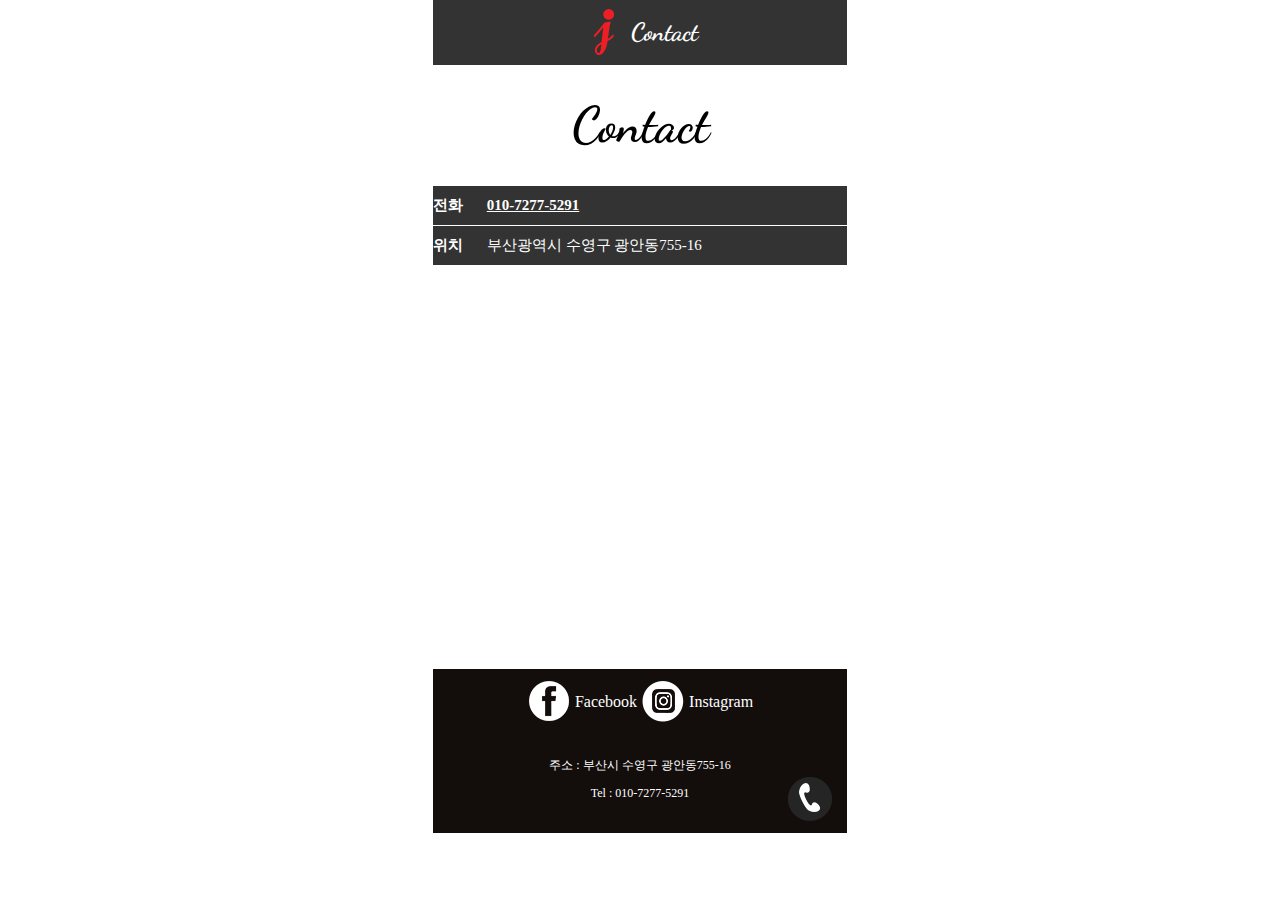
<file: sub/contact.html>
<!DOCTYPE html>
<html lang="ko">
<head>    
<meta charset="utf-8">
<meta name="viewport" content="user-scalable=no, initial-scale=1.0, maximum-scale=1.0, minimum-scale=1.0, width=device-width" />
<title>contact 모바일</title>
<link rel="stylesheet" type="text/css" href="../sub/css/contact.css">
 <link rel="stylesheet" href="https://use.fontawesome.com/releases/v5.0.13/css/all.css" integrity="sha384-DNOHZ68U8hZfKXOrtjWvjxusGo9WQnrNx2sqG0tfsghAvtVlRW3tvkXWZh58N9jp" crossorigin="anonymous">    
</head>
    
<body>
<!--전체시작-->   
<div id="wrap">   
    
 <!-- panel -->    
<div id="paneIBg"></div>   
<div id="mySidenav" class="sidenav">
  <a href="javascript:void(0)" class="closebtn" onclick="closeNav()">&times;</a>
    
        <div class="sidenav1">
            <a href="aboutme.html" class="leftmenu01"><span>아이콘</span>About me</a>
            <a href="greeting.html" class="leftmenu02"><span>아이콘</span>Greeting</a>
            <a href="history.html" class="leftmenu03"><span>아이콘</span>History</a>
            <a href="skill.html" class="leftmenu04"><span>아이콘</span>Skill&amp;License</a>
            <a href="portfolio.html" class="leftmenu05"><span>아이콘</span>Portfolio</a>
            <a href="contact.html" class="leftmenu06"><span>아이콘</span>Contact</a>
         
        </div>
    
        <div class="text">
            <p>부산시 수영구 광안동755-16</p>
            <p>010-7277-5291</p>
            <p>hjhj5291@naver.com</p>
        </div>    
    
</div>
    
<!--헤더시작-->      
<header id="header">
    <a href="../index.html">
        <span class="prevbtn" onclick="prevbtn()"><i class="fas fa-angle-left"></i></span>
    </a>
        <span class="openbtn" onclick="openNav()"><i class="fas fa-align-right"></i></span>    
   

    

                <h1>
                    <a href="../index.html">
                        <span class="icon">로고아이콘</span>
                        <span>Contact</span>
                    </a>
                </h1>

    </header>
    
<div id="container">
    
 <!--메인컨텐츠1-->
<div class="mainRow1">    
    <span>Contact</span>    
</div>
    
<div class="mainRow2">    
    <span class="row_Main">전화</span>
       <a href="tel:+01072775291"><span class="row_2">010-7277-5291</span></a>  
</div>    
    
<div class="mainRow3">    
    <span class="row_Main">위치</span>
    <span class="row_2">부산광역시 수영구 광안동755-16</span>    
</div> 
                <!--지도-->
        
               <iframe src="https://www.google.com/maps/embed?pb=!1m14!1m8!1m3!1d3261.9475422338523!2d129.1109813!3d35.157929!3m2!1i1024!2i768!4f13.1!3m3!1m2!1s0x3568ed2a0396480d%3A0x96df962eb1505a49!2z6rSR7JWI7Jet!5e0!3m2!1sko!2skr!4v1527063349152" width="100%" height="400" frameborder="0" style="border:0; margin:0 auto;" allowfullscreen></iframe>
           </div>
         
    

    
    
                <!--footer-->   
               <footer id="footer">
            
                    <!--   footertop     -->
                    <div class="footertop cf">
                    <div>  
                        <a href="https://www.facebook.com/jeongjeong">
                            <img src="../images/f_26.png">
                            <span>Facebook</span>    
                        </a>
                    </div>   
                    
                    <div>
                        <a href="https://www.instagram.com/mylhj5291/">
                            <img src="../images/f_23.png">
                            <span>Instagram</span>
                        </a>
                    </div>    
                        
                </div>
              <!--   footertop     -->
                   
            <!-- footerbottom-->
            <div class="footerbottom">
                <p>주소 : 부산시 수영구 광안동755-16</p>
                <p>Tel : 010-7277-5291</p>

                <div class="right">  
                    <a href="tel:+01072775291">
                        <img src="../images/f_31.png">
                    </a>    
                </div>
                
            </div>
            <!-- footerbottom-->
           
            </footer>
            <!--footer-->  
</div>   
<!--전체끝-->  
<script>
function openNav() {
    document.getElementById("mySidenav").style.width = "250px";
    document.getElementById("paneIBg").style.display = "block"; /*오른쪽메뉴눌렀을때 배경 흐리게 보이게*/
}

function closeNav() {
    document.getElementById("mySidenav").style.width = "0";
    document.getElementById("paneIBg").style.display = "none"; /*오른쪽메뉴눌렀을때 배경 흐리게 보이게*/
}   
    
</script>
    </body>
</html>
</file>
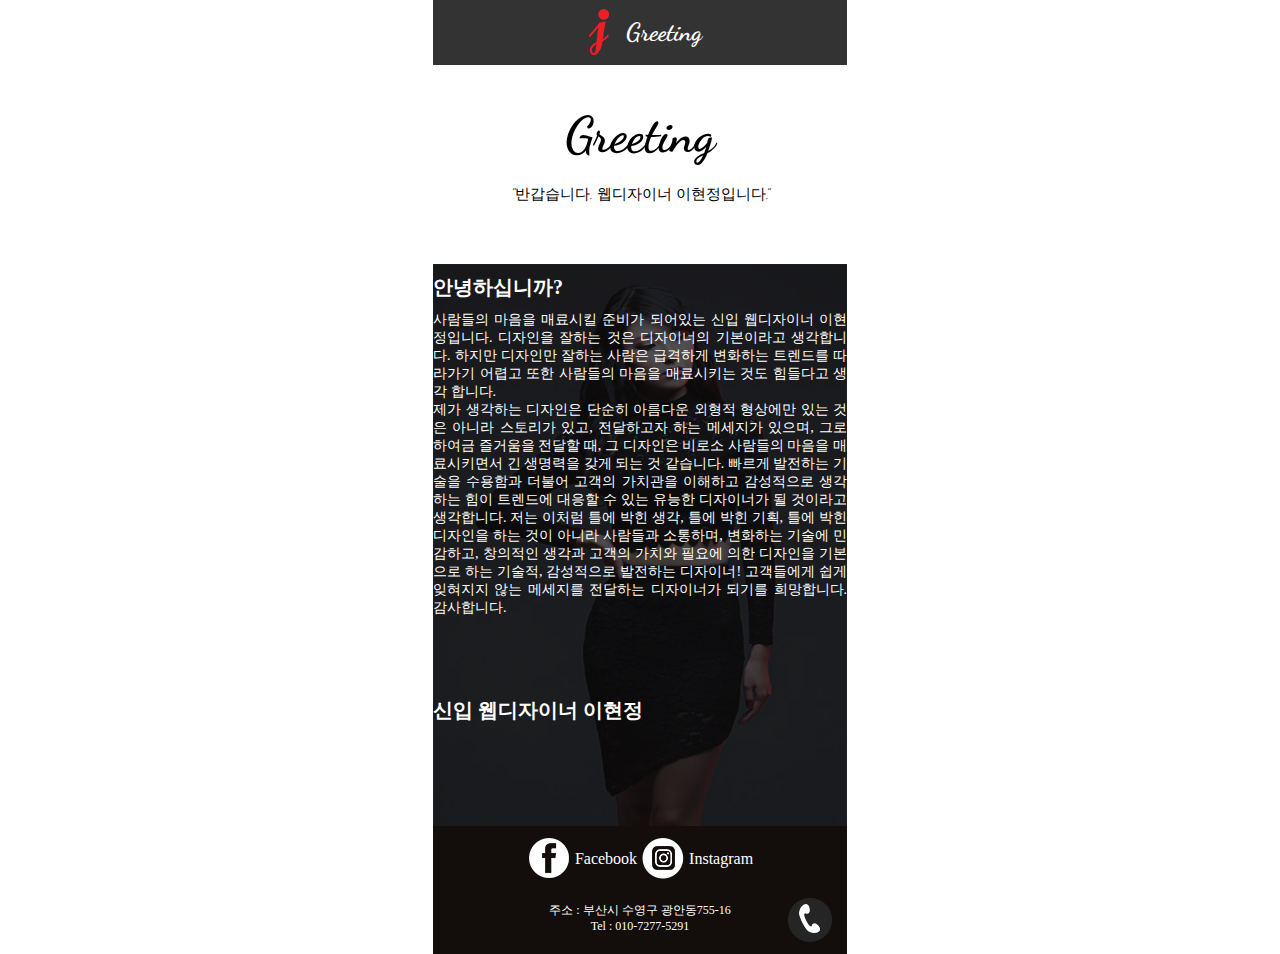
<file: sub/greeting.html>
<!DOCTYPE html>
<html lang="ko">
<head>    
<meta charset="utf-8">
<meta name="viewport" content="user-scalable=no, initial-scale=1.0, maximum-scale=1.0, minimum-scale=1.0, width=device-width" />
<title>Greeting 모바일</title>
<link rel="stylesheet" type="text/css" href="../sub/css/greeting.css">
 <link rel="stylesheet" href="https://use.fontawesome.com/releases/v5.0.13/css/all.css" integrity="sha384-DNOHZ68U8hZfKXOrtjWvjxusGo9WQnrNx2sqG0tfsghAvtVlRW3tvkXWZh58N9jp" crossorigin="anonymous">    
</head>
    
<body>
<!--전체시작-->   
<div id="wrap">   
    
 <!-- panel -->    
<div id="paneIBg"></div>   
<div id="mySidenav" class="sidenav">
  <a href="javascript:void(0)" class="closebtn" onclick="closeNav()">&times;</a>
    
        <div class="sidenav1">
            <a href="aboutme.html" class="leftmenu01"><span>아이콘</span>About me</a>
            <a href="greeting.html" class="leftmenu02"><span>아이콘</span>Greeting</a>
            <a href="history.html" class="leftmenu03"><span>아이콘</span>History</a>
            <a href="skill.html" class="leftmenu04"><span>아이콘</span>Skill&amp;License</a>
            <a href="portfolio.html" class="leftmenu05"><span>아이콘</span>Portfolio</a>
            <a href="contact.html" class="leftmenu06"><span>아이콘</span>Contact</a>
         
        </div>
    
        <div class="text">
            <p>부산시 수영구 광안동755-16</p>
            <p>010-7277-5291</p>
            <p>hjhj5291@naver.com</p>
        </div>    
    
</div>
    
<!--헤더시작-->      
<header id="header">
    <a href="../index.html">
        <span class="prevbtn" onclick="prevbtn()"><i class="fas fa-angle-left"></i></span>
    </a>
    <span class="openbtn" onclick="openNav()"><i class="fas fa-align-right"></i></span>    

                <h1>
                    <a href="../index.html">
                        <span class="icon">로고아이콘</span>
                        <span>Greeting</span>
                    </a>
                </h1>

    </header>

    
     <!--container-->
    <div id="container">
        
    <div class="containertop">
    <h1>Greeting</h1>
    <p>"반갑습니다. 웹디자이너 이현정입니다." </p>

    </div>
        
    <!--left-->
    <div class="containerleft">    
            <div class="containerright">    
 
    <p class="txt-1">안녕하십니까?</p> 
	<p class="txt-2">사람들의 마음을 매료시킬 준비가 되어있는 신입 웹디자이너 이현정입니다. 디자인을 잘하는 것은 디자이너의 기본이라고 생각합니다. 하지만 디자인만 잘하는 사람은 급격하게 변화하는 트렌드를 따라가기 어렵고 또한 사람들의 마음을 매료시키는 것도 힘들다고 생각 합니다.<br>제가 생각하는 디자인은 단순히 아름다운 외형적 형상에만 있는 것은 아니라 스토리가 있고, 전달하고자 하는 메세지가 있으며, 그로 하여금 즐거움을 전달할 때, 그 디자인은 비로소 사람들의 마음을 매료시키면서 긴 생명력을 갖게 되는 것 같습니다. 빠르게 발전하는 기술을 수용함과 더불어 고객의 가치관을 이해하고 감성적으로 생각하는 힘이 트렌드에 대응할 수 있는 유능한 디자이너가 될 것이라고 생각합니다. 저는 이처럼 틀에 박힌 생각, 틀에 박힌 기획, 틀에 박힌 디자인을 하는 것이 아니라 사람들과 소통하며, 변화하는 기술에 민감하고, 창의적인 생각과 고객의 가치와 필요에 의한 디자인을 기본으로 하는 기술적, 감성적으로 발전하는 디자이너! 고객들에게 쉽게 잊혀지지 않는 메세지를 전달하는 디자이너가 되기를 희망합니다. 감사합니다.
                            </p>
							<p class="txt-3">신입 웹디자이너 이현정</p>
        </div>
        <img src="../images/iiiii.png">

        
    </div>
    <!--left-->

   

        
 
        
    </div>
    <!--container-->
     <!--footer-->   
               <footer id="footer">
           
                    <!--   footertop     -->
                    <div class="footertop cf">
                    <div>  
                        <a href="https://www.facebook.com/jeongjeong">
                            <img src="../images/f_26.png">
                            <span>Facebook</span>    
                        </a>
                    </div>   
                    
                    <div>
                        <a href="https://www.instagram.com/mylhj5291/">
                            <img src="../images/f_23.png">
                            <span>Instagram</span>
                        </a>
                    </div>    
                        
                </div>
              <!--   footertop     -->
                   
            <!-- footerbottom-->
            <div class="footerbottom">
                <p>주소 : 부산시 수영구 광안동755-16</p>
                <p>Tel : 010-7277-5291</p>

                <div class="right">  
                    <a href="tel:+01072775291">
                        <img src="../images/f_31.png">
                    </a>    
                </div>
                
            </div>
            <!-- footerbottom-->
         
            </footer>
            <!--footer-->
    </div>
    <!-- 전체-->
    <script>
function openNav() {
    document.getElementById("mySidenav").style.width = "250px";
    document.getElementById("paneIBg").style.display = "block"; /*오른쪽메뉴눌렀을때 배경 흐리게 보이게*/
}

function closeNav() {
    document.getElementById("mySidenav").style.width = "0";
    document.getElementById("paneIBg").style.display = "none"; /*오른쪽메뉴눌렀을때 배경 흐리게 보이게*/
}   
    
</script>
    </body>
</html>
</file>
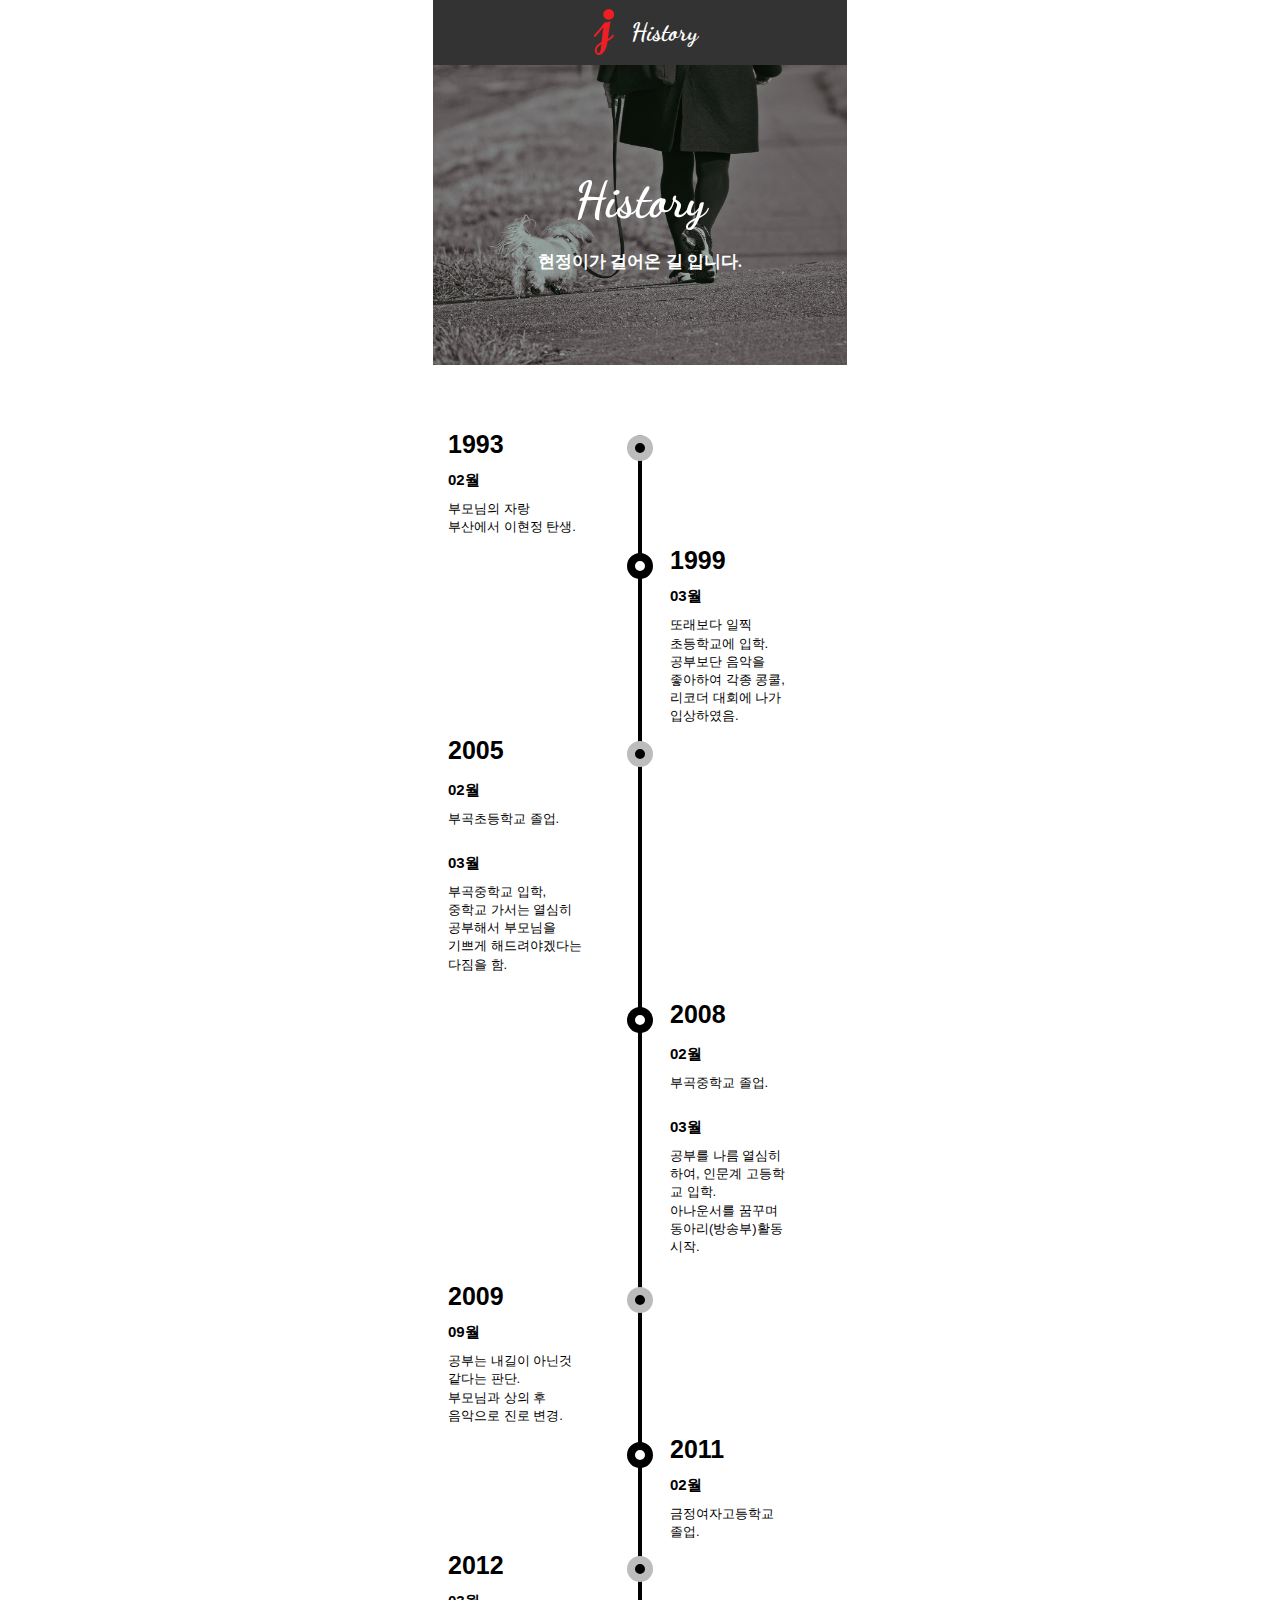
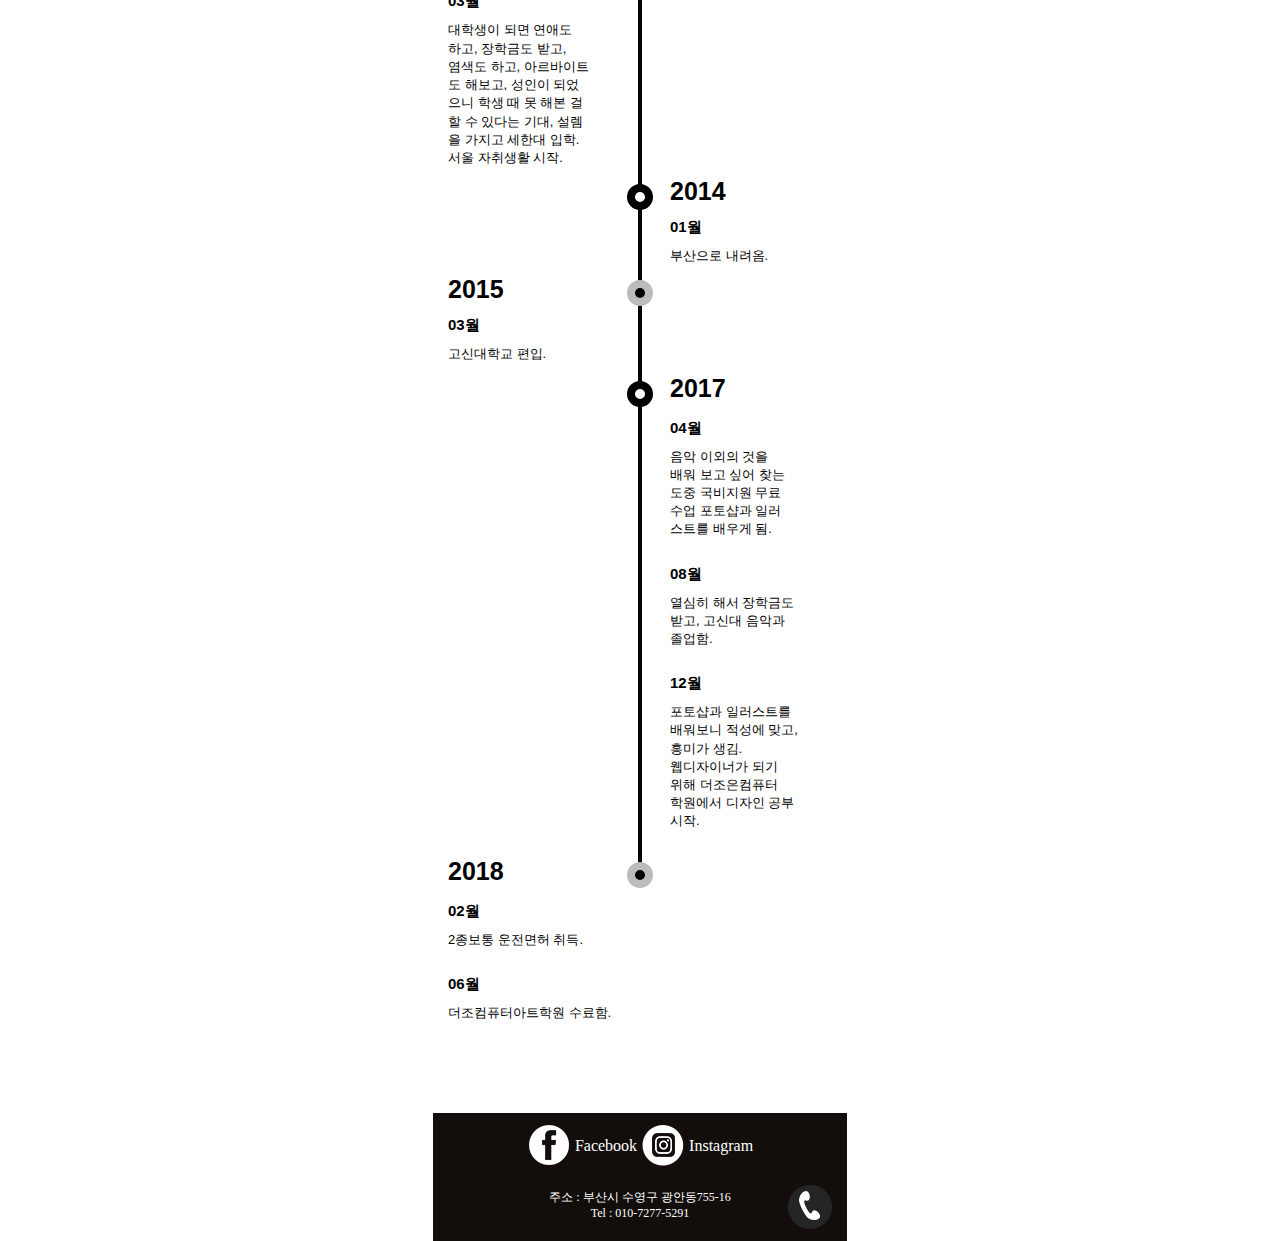
<file: sub/history.html>
<!DOCTYPE html>
<html lang="ko">
<head>    
<meta charset="utf-8">
<meta name="viewport" content="user-scalable=no, initial-scale=1.0, maximum-scale=1.0, minimum-scale=1.0, width=device-width" />
<title>연혁 모바일</title>
<link rel="stylesheet" type="text/css" href="../sub/css/history.css">
 <link rel="stylesheet" href="https://use.fontawesome.com/releases/v5.0.13/css/all.css" integrity="sha384-DNOHZ68U8hZfKXOrtjWvjxusGo9WQnrNx2sqG0tfsghAvtVlRW3tvkXWZh58N9jp" crossorigin="anonymous">    
</head>
    
<body>
<!--전체시작-->   
<div id="wrap">   
    
 <!-- panel -->    
<div id="paneIBg"></div>   
<div id="mySidenav" class="sidenav">
  <a href="javascript:void(0)" class="closebtn" onclick="closeNav()">&times;</a>
    
        <div class="sidenav1">
            <a href="aboutme.html" class="leftmenu01"><span>아이콘</span>About me</a>
            <a href="greeting.html" class="leftmenu02"><span>아이콘</span>Greeting</a>
            <a href="history.html" class="leftmenu03"><span>아이콘</span>History</a>
            <a href="skill.html" class="leftmenu04"><span>아이콘</span>Skill&amp;License</a>
            <a href="portfolio.html" class="leftmenu05"><span>아이콘</span>Portfolio</a>
            <a href="contact.html" class="leftmenu06"><span>아이콘</span>Contact</a>
         
        </div>
    
        <div class="text">
            <p>부산시 수영구 광안동755-16</p>
            <p>010-7277-5291</p>
            <p>hjhj5291@naver.com</p>
        </div>    
    
</div>
    
<!--헤더시작-->      
<header id="header">
    <a href="../index.html">
        <span class="prevbtn" onclick="prevbtn()"><i class="fas fa-angle-left"></i></span>
    </a>
      <span class="openbtn" onclick="openNav()"><i class="fas fa-align-right"></i></span>    

                <h1>
                    <a href="../index.html">
                        <span class="icon">로고아이콘</span>
                        <span>History</span>
                    </a>
                </h1>

    </header>
    
     <!--메인슬라이더-->
        <div class="mainslider">
            <img src="../images/history.png">
                <div class="textbox">
                    <div>
                    <h4>History</h4>
                    <p>현정이가 걸어온 길 입니다.</p>
                    </div>    
                </div>
        </div>  
        <!--메인슬라이더-->
        

    <!--entries시작-->
    <div class="entries">
        
        <div class="entry">
            <div class="title">1993</div>
            <div class="monthWrap">
                <span class="month">02월</span>    
                <span class="monthInfo">부모님의 자랑<br>부산에서 이현정 탄생.</span>
            </div>
        </div>

        <div class="entry">
            <div class="title">1999</div>
            <div class="monthWrap">
                <span class="month">03월</span>  
                <span class="monthInfo">또래보다 일찍 <br/>초등학교에 입학.<br/>
                공부보단 음악을 <br/>좋아하여 각종 콩쿨,<br/>
                리코더 대회에 나가  <br/>입상하였음.</span>
            </div>
        </div>

        <div class="entry">
            <div class="title big">2005</div>
            <div class="monthWrap">
            <p>    
                <span class="month">02월</span>    
                <span class="monthInfo">부곡초등학교 졸업.</span>
            </p>    
                
            <p>  
                <span class="month">03월</span>    
                <span class="monthInfo">부곡중학교 입학,<br>
                    중학교 가서는 열심히<br/>  
                    공부해서 부모님을<br/>
                    기쁘게 해드려야겠다는<br/>   
                    다짐을 함.</span>
            </p>
            </div>
        </div>
      
        <div class="entry">
            <div class="title">2008</div>
            <div class="monthWrap">
            <p> 
                <span class="month">02월</span>    
                <span class="monthInfo">부곡중학교 졸업.</span>
            </p> 
                
            <p>     
                <span class="month">03월</span>    
                <span class="monthInfo">공부를 나름 열심히 <br/> 하여,
                   인문계 고등학<br/>교 입학.<br/>
                   아나운서를 꿈꾸며  <br/>
                    동아리(방송부)활동  <br/>시작.</span> 
            </p>     
            </div>
        </div>

        <div class="entry">
            <div class="title">2009</div>
            <div class="monthWrap">
                <span class="month">09월</span>    
                <span class="monthInfo">공부는 내길이 아닌것<br> 같다는 판단.<br/>
                    부모님과 상의 후 <br>음악으로 진로 변경.</span>    
            </div>
        </div>
        

        <div class="entry">
            <div class="title big">2011</div>
            <div class="monthWrap">
                <span class="month">02월</span>       
                <span class="monthInfo">금정여자고등학교 <br/>졸업.</span>
            </div>
        </div>

        <div class="entry">
            <div class="title">2012</div>
            <div class="monthWrap">
                <span class="month">03월</span>    
                <span class="monthInfo"> 대학생이 되면 연애도<br>  하고,
                장학금도 받고,<br> 염색도 하고, 
                아르바이트<br>도 해보고, 
                성인이 되었 <br/>으니 학생 때 못 해본 걸 <br/> 할 수 있다는 
                기대, 설렘<br/>을 가지고 세한대 입학. <br/>
                서울 자취생활 시작.</span>
            </div>
        </div>
        
        <div class="entry">
            <div class="title">2014</div>
            <div class="monthWrap">
                <span class="month">01월</span>    
                <span class="monthInfo">
                    부산으로 내려옴.</span>
            </div>
        </div>   
        
        <div class="entry">
            <div class="title">2015</div>
            <div class="monthWrap">
                <span class="month">03월</span>    
                <span class="monthInfo">고신대학교 편입.</span>
            </div>
        </div>          
        
        <div class="entry">
            <div class="title">2017</div>
            <div class="monthWrap">
            <p>
                <span class="month">04월</span>    
                <span class="monthInfo">음악 이외의 것을  <br/>배워 보고 싶어 찾는 <br/> 도중
                국비지원 무료  <br/>수업 포토샵과 일러 <br/>스트를 배우게 됨.</span>
            </p>
            <p>   
                <span class="month">08월</span>    
                <span class="monthInfo">열심히 해서 장학금도 <br/> 받고, 고신대 음악과 <br/> 졸업함.
               </span> 
            </p>  
            <p>
                <span class="month">12월</span>    
                <span class="monthInfo">포토샵과 일러스트를 <br/>배워보니 적성에 맞고,<br/>
                흥미가 생김. <br/>
                웹디자이너가 되기  <br/>위해 더조은컴퓨터<br/>
                학원에서 디자인 공부 <br/> 시작.</span>
            </p>     
            </div>
        </div>         
     
        <div class="entry">
            <div class="title">2018</div>
            <div class="monthWrap">
            <p>
                <span class="month">02월</span>    
                <span class="monthInfo"> 2종보통 운전면허 취득.</span>
            </p>    
            <p>    
                <span class="month">06월</span>    
                <span class="monthInfo">더조컴퓨터아트학원 수료함.</span>
            </p>    
            </div>            
        </div>         

    </div>
    <!--entriesr끝-->
                <!--footer-->   
               <footer id="footer">
            
                    <!--   footertop     -->
                    <div class="footertop cf">
                    <div>  
                        <a href="https://www.facebook.com/jeongjeong">
                            <img src="../images/f_26.png">
                            <span>Facebook</span>    
                        </a>
                    </div>   
                    
                    <div>
                        <a href="https://www.instagram.com/mylhj5291/">
                            <img src="../images/f_23.png">
                            <span>Instagram</span>
                        </a>
                    </div>    
                        
                </div>
              <!--   footertop     -->
                   
            <!-- footerbottom-->
            <div class="footerbottom">
                <p>주소 : 부산시 수영구 광안동755-16</p>
                <p>Tel : 010-7277-5291</p>

                <div class="right">  
                    <a href="tel:+01072775291">
                        <img src="../images/f_31.png">
                    </a>    
                </div>
                
            </div>
            <!-- footerbottom-->
           
            </footer>
            <!--footer-->  
    </div>
    <script>
function openNav() {
    document.getElementById("mySidenav").style.width = "250px";
    document.getElementById("paneIBg").style.display = "block"; /*오른쪽메뉴눌렀을때 배경 흐리게 보이게*/
}

function closeNav() {
    document.getElementById("mySidenav").style.width = "0";
    document.getElementById("paneIBg").style.display = "none"; /*오른쪽메뉴눌렀을때 배경 흐리게 보이게*/
}   
    
</script>
    </body>
</html>
</file>
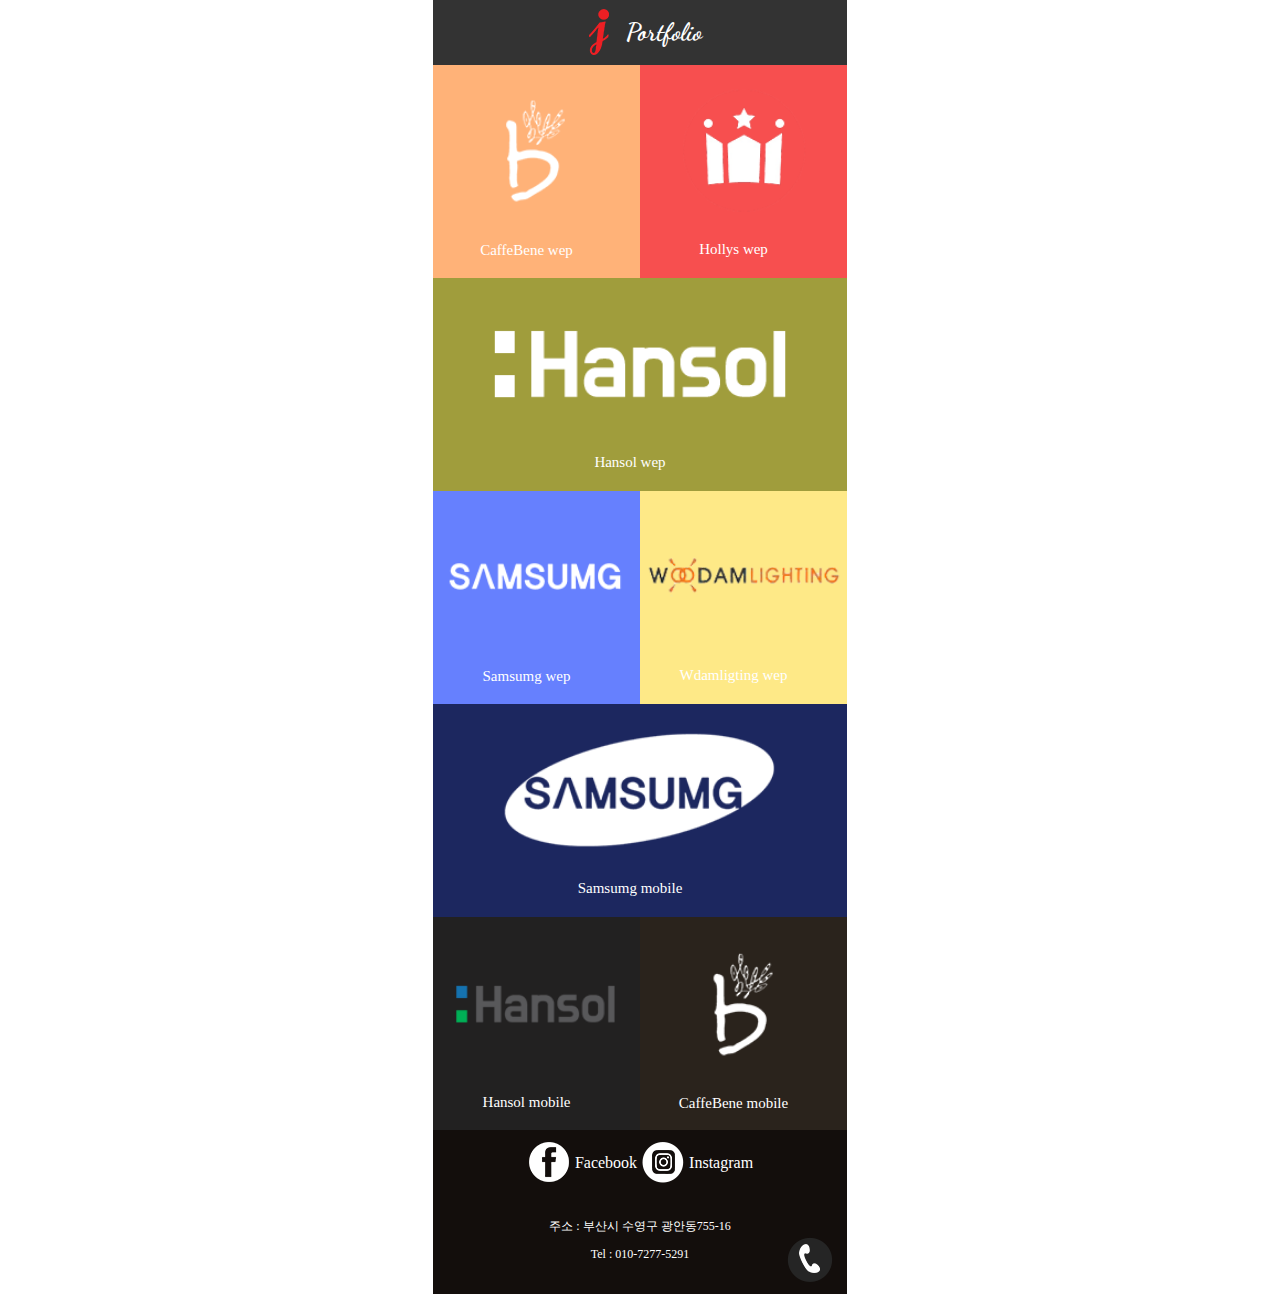
<file: sub/portfolio.html>
<!DOCTYPE html>
<html lang="ko">
<head>    
<meta charset="utf-8">
<meta name="viewport" content="user-scalable=no, initial-scale=1.0, maximum-scale=1.0, minimum-scale=1.0, width=device-width" />
<title>포트폴리오 모바일</title>
<link rel="stylesheet" type="text/css" href="../sub/css/portfolio.css">
 <link rel="stylesheet" href="https://use.fontawesome.com/releases/v5.0.13/css/all.css" integrity="sha384-DNOHZ68U8hZfKXOrtjWvjxusGo9WQnrNx2sqG0tfsghAvtVlRW3tvkXWZh58N9jp" crossorigin="anonymous">    
</head>
    
<body>
<!--전체시작-->   
<div id="wrap">   
    
 <!-- panel -->    
<div id="paneIBg"></div>   
<div id="mySidenav" class="sidenav">
  <a href="javascript:void(0)" class="closebtn" onclick="closeNav()">&times;</a>
    
        <div class="sidenav1">
            <a href="aboutme.html" class="leftmenu01"><span>아이콘</span>About me</a>
            <a href="greeting.html" class="leftmenu02"><span>아이콘</span>Greeting</a>
            <a href="history.html" class="leftmenu03"><span>아이콘</span>History</a>
            <a href="skill.html" class="leftmenu04"><span>아이콘</span>Skill&amp;License</a>
            <a href="portfolio.html" class="leftmenu05"><span>아이콘</span>Portfolio</a>
            <a href="contact.html" class="leftmenu06"><span>아이콘</span>Contact</a>
         
        </div>
    
        <div class="text">
            <p>부산시 수영구 광안동755-16</p>
            <p>010-7277-5291</p>
            <p>hjhj5291@naver.com</p>
        </div>    
    
</div>
    
<!--헤더시작-->      
<header id="header">
    <a href="../index.html">
        <span class="prevbtn" onclick="prevbtn()"><i class="fas fa-angle-left"></i></span>
    </a>
        <span class="openbtn" onclick="openNav()"><i class="fas fa-align-right"></i></span>    
   

    

                <h1>
                    <a href="../index.html">
                        <span class="icon">로고아이콘</span>
                        <span>Portfolio</span>
                    </a>
                </h1>

    </header>
    
        <!--메인컨텐츠 시작-->
        <div id="container" class="cf">   
        <div>
            <a href="../CaffeBene/CaffeBene.html">
            <img src="../images/pppppppppp_01.png">   
            <p>CaffeBene wep<span><i class="far fa-arrow-alt-circle-right"></i></span></p>
            </a>    
        </div>
            
        <div>
            <a href="../Hollys/Hollys.html">
            <img src="../images/pppppppppp_02.png">   
            <p>Hollys wep<span><i class="far fa-arrow-alt-circle-right"></i></span></p>
            </a>
        </div>
            
        <div class="row1">
            <a href="../Hansol/Hansol.html">
            <img src="../images/pppppppppp_03.png">  
             <p>Hansol wep<span><i class="far fa-arrow-alt-circle-right"></i></span></p>
            </a>
        </div>
            
        <div>
            <a href="../samsung/samsung.html">
            <img src="../images/pppppppppp_04.png">     
             <p>Samsumg wep<span><i class="far fa-arrow-alt-circle-right"></i></span></p>
            </a>
        </div>
            
        <div>
            <a href="../woodamlighting/sub/woodamlighting.html">
            <img src="../images/pppppppppp_05.png">   
             <p>Wdamligting wep<span><i class="far fa-arrow-alt-circle-right"></i></span></p>
            </a>
        </div>           
            
        <div class="row1">
            <a href="../samsung/m/samsung_m.html">
            <img src="../images/pppppppppp_06.png">    
             <p>Samsumg mobile<span><i class="far fa-arrow-alt-circle-right"></i></span></p>
            </a>
        </div> 
            
        <div>
            <a href="../Hansol_m/Hansol_m.html">
            <img src="../images/pppppppppp_07.png">    
             <p>Hansol mobile<span><i class="far fa-arrow-alt-circle-right"></i></span></p>
            </a>
        </div> 
            
        <div>
            <a href="../CaffeBene_m/05.24.html">
            <img src="../images/pppppppppp_09.png">    
             <p>CaffeBene mobile<span><i class="far fa-arrow-alt-circle-right"></i></span></p>
            </a>
        </div>             
        </div>
        <!--메인컨텐츠 끝-->
                    <!--footer-->   
               <footer id="footer">
            
                    <!--   footertop     -->
                    <div class="footertop cf">
                    <div>  
                        <a href="https://www.facebook.com/jeongjeong">
                            <img src="../images/f_26.png">
                            <span>Facebook</span>    
                        </a>
                    </div>   
                    
                    <div>
                        <a href="https://www.instagram.com/mylhj5291/">
                            <img src="../images/f_23.png">
                            <span>Instagram</span>
                        </a>
                    </div>    
                        
                </div>
              <!--   footertop     -->
                   
            <!-- footerbottom-->
            <div class="footerbottom">
                <p>주소 : 부산시 수영구 광안동755-16</p>
                <p>Tel : 010-7277-5291</p>

                <div class="right">  
                    <a href="tel:+01072775291">
                        <img src="../images/f_31.png">
                    </a>    
                </div>
                
            </div>
            <!-- footerbottom-->
           
            </footer>
            <!--footer-->  
    </div>
<script>
function openNav() {
    document.getElementById("mySidenav").style.width = "250px";
    document.getElementById("paneIBg").style.display = "block"; /*오른쪽메뉴눌렀을때 배경 흐리게 보이게*/
}

function closeNav() {
    document.getElementById("mySidenav").style.width = "0";
    document.getElementById("paneIBg").style.display = "none"; /*오른쪽메뉴눌렀을때 배경 흐리게 보이게*/
}   
    
</script>
    </body>
</html>
</file>
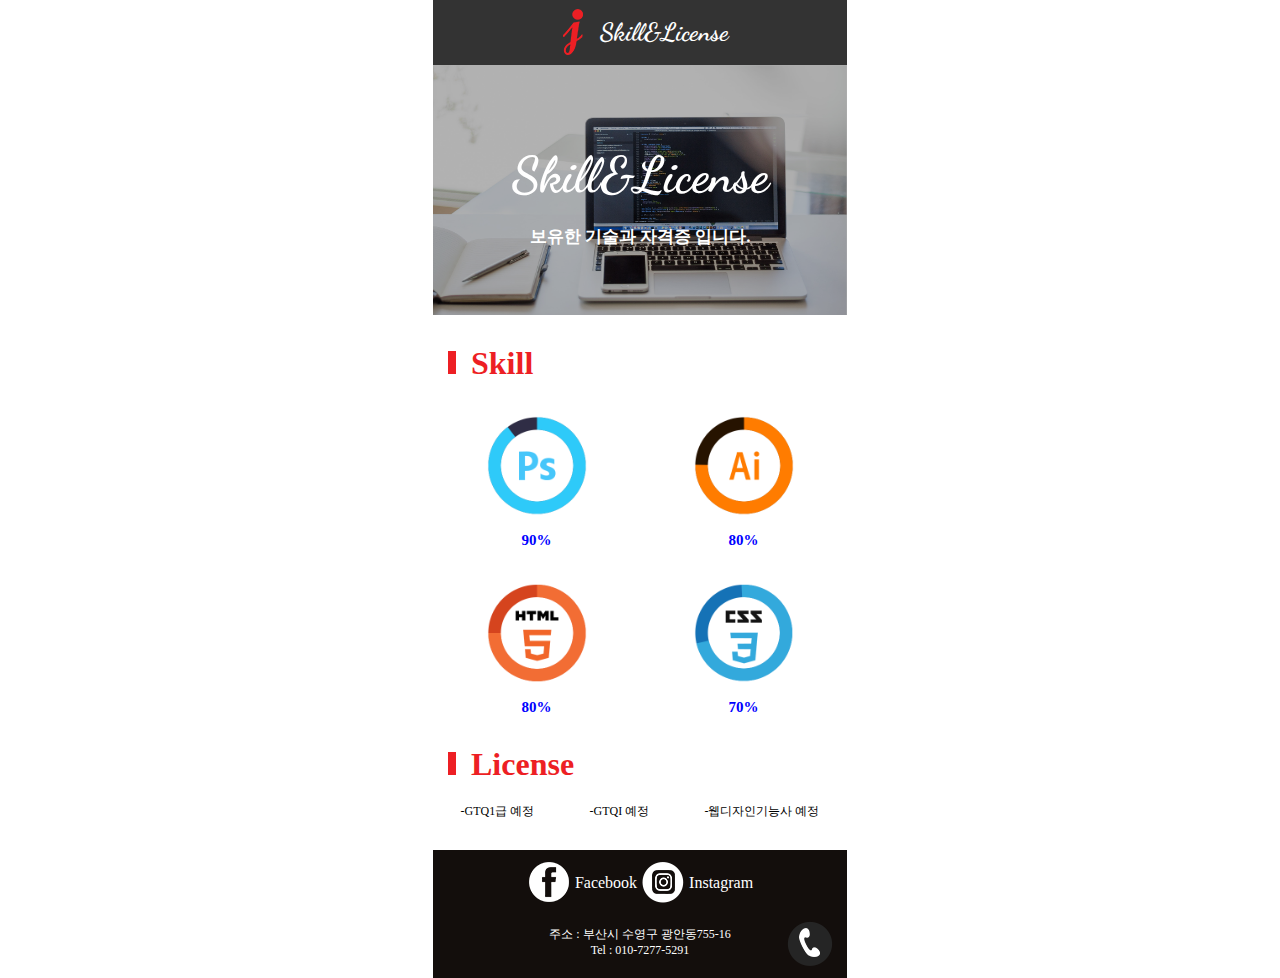
<file: sub/skill.html>
<!DOCTYPE html>
<html lang="ko">
<head>    
<meta charset="utf-8">
<meta name="viewport" content="user-scalable=no, initial-scale=1.0, maximum-scale=1.0, minimum-scale=1.0, width=device-width" />
<title>Skill&amp;License 모바일</title>
<link rel="stylesheet" type="text/css" href="../sub/css/skill.css">
 <link rel="stylesheet" href="https://use.fontawesome.com/releases/v5.0.13/css/all.css" integrity="sha384-DNOHZ68U8hZfKXOrtjWvjxusGo9WQnrNx2sqG0tfsghAvtVlRW3tvkXWZh58N9jp" crossorigin="anonymous">    
</head>
    
<body>
<!--전체시작-->   
<div id="wrap">   
    
 <!-- panel -->    
<div id="paneIBg"></div>   
<div id="mySidenav" class="sidenav">
  <a href="javascript:void(0)" class="closebtn" onclick="closeNav()">&times;</a>
    
        <div class="sidenav1">
            <a href="aboutme.html" class="leftmenu01"><span>아이콘</span>About me</a>
            <a href="greeting.html" class="leftmenu02"><span>아이콘</span>Greeting</a>
            <a href="history.html" class="leftmenu03"><span>아이콘</span>History</a>
            <a href="skill.html" class="leftmenu04"><span>아이콘</span>Skill&amp;License</a>
            <a href="portfolio.html" class="leftmenu05"><span>아이콘</span>Portfolio</a>
            <a href="contact.html" class="leftmenu06"><span>아이콘</span>Contact</a>
         
        </div>
    
        <div class="text">
            <p>부산시 수영구 광안동755-16</p>
            <p>010-7277-5291</p>
            <p>hjhj5291@naver.com</p>
        </div>    
    
</div>
    
<!--헤더시작-->      
<header id="header">
    <a href="../index.html">
        <span class="prevbtn" onclick="prevbtn()"><i class="fas fa-angle-left"></i></span>
    </a>
    <span class="openbtn" onclick="openNav()"><i class="fas fa-align-right"></i></span>    

                <h1>
                    <a href="../index.html">
                        <span class="icon">로고아이콘</span>
                        <span>Skill&amp;License</span>
                    </a>
                </h1>

    </header>
    
     <!--메인슬라이더-->
        <div class="mainslider">
            <img src="../images/skill222_01.png">
                <div class="textbox">
                    <div>
                    <h4>Skill&amp;License</h4>
                    <p>보유한 기술과 자격증 입니다.</p>
                    </div>    
                </div>
        </div>  
        <!--메인슬라이더-->
        
        
        <!--메인컨텐츠 시작-->
        <div id="container">   
            <div class="skill">
                <h1>Skill</h1>    
                <div>
                    <p>90&#37;</p>
                </div>    
                <div>
                        <p>80&#37;</p>
                </div>
                <div>
                
                     <p>80&#37;</p>
                </div>   
                <div>
            
                     <p>70&#37;</p>
                </div>    
            </div>

            <div class="license">
            <h1>License</h1>
                <div>
                <span>-GTQ1급 예정</span>
                <span>-GTQI 예정</span>
                <span>-웹디자인기능사 예정</span>
                </div>    
            </div>
        </div>
        <!--메인컨텐츠 끝-->
                    <!--footer-->   
               <footer id="footer">
            
                    <!--   footertop     -->
                    <div class="footertop cf">
                    <div>  
                        <a href="https://www.facebook.com/jeongjeong">
                            <img src="../images/f_26.png">
                            <span>Facebook</span>    
                        </a>
                    </div>   
                    
                    <div>
                        <a href="https://www.instagram.com/mylhj5291/">
                            <img src="../images/f_23.png">
                            <span>Instagram</span>
                        </a>
                    </div>    
                        
                </div>
              <!--   footertop     -->
                   
            <!-- footerbottom-->
            <div class="footerbottom">
                <p>주소 : 부산시 수영구 광안동755-16</p>
                <p>Tel : 010-7277-5291</p>

                <div class="right">  
                    <a href="tel:+01072775291">
                        <img src="../images/f_31.png">
                    </a>    
                </div>
                
            </div>
            <!-- footerbottom-->
           
            </footer>
            <!--footer-->  
    </div>
    <script>
function openNav() {
    document.getElementById("mySidenav").style.width = "250px";
    document.getElementById("paneIBg").style.display = "block"; /*오른쪽메뉴눌렀을때 배경 흐리게 보이게*/
}

function closeNav() {
    document.getElementById("mySidenav").style.width = "0";
    document.getElementById("paneIBg").style.display = "none"; /*오른쪽메뉴눌렀을때 배경 흐리게 보이게*/
}   
    
</script>
    </body>
</html>
</file>
<file: css/style.css>
@CHARSET "ISO-8859-1";
@import url('https://fonts.googleapis.com/css?family=Dancing+Script');

body,h1,h2,h3,p,span,h4{
    margin:0;
    padding: 0;
}
ul{
    margin: 0;
    padding: 0;
    list-style: none;
}
a{
    color: black;
    text-decoration: none;
}
.cf:after{
content: "";
display: block;
clear: both;
}
#wrap{
width: 100%; 
    max-width: 414px;
 margin: 0 auto;
}


/*패널*/
.openbtn{
    color: #fff;
    font-size: 30px;
    z-index: 1000;
    cursor: pointer;
     position: absolute;
    right: 10px;
      top: 50%;
    margin-top: -20px;
}
.sidenav {
height: 100%;
       width: 0;
    position: fixed;
    z-index: 1001;
    top: 0;
    right: 0;
    background:rgba(0,0,0,0.8);
    overflow-x: hidden;
    transition: 0.5s;
    padding-top: 30px;
}
.sidenav a {
    width: 200px;
    line-height: 50px;
    text-decoration: none;
    font-size: 15px;
    color: #818181;
    display: block;
    transition: 0.3s;
    border-bottom: 1px solid #fff;
    margin:20px auto;
padding-bottom: 5px;

}
.sidenav1 a span{
    display:inline-block;
    background:url(../images/M-2.png) no-repeat center center;
    text-indent:-9999px;
  width: 50px;
    height:50px;
    background-size: 100% 100%;
    margin-left: 25px;
}
    .sidenav1 a span{
  
    }
.sidenav a:hover{
    color: #fff;
}



.sidenav .closebtn {
    width:auto;
    position: absolute;
    top: -30px;
    left: -40px;
    font-size: 30px;
    margin-left: 50px;
     border-bottom:none;
}

@media screen and (max-height: 450px) {
  .sidenav {padding-top: 15px;}
  .sidenav a {font-size: 18px;}
}
#paneIBg{
    width: 100%;
    height: 100%;
    background:rgba(0,0,0,0.4);
    display: none;
    position: absolute;
    z-index: 1;
     top: 0;
   
    
}/*오른쪽메뉴눌렀을때 배경 흐리게 보이게*/

/*sidenav1*/
.sidenav1{
width: 250px;
    
}

.sidenav1 .leftmenu02 span{
         background: url(../images/M-3.png) no-repeat center center;
            width: 50px;
        height: 50px;
        background-size: 100% 100%;
}
.sidenav1 .leftmenu03 span{
    background: url(../images/M-4.png) no-repeat center center;
         width: 50px;
        height: 50px;
        background-size: 100% 100%;
}
.sidenav1 .leftmenu04 span{
    background: url(../images/M-5.png) no-repeat center center;
         width: 50px;
        height: 50px;
        background-size: 100% 100%;
    
}
.sidenav1 .leftmenu05 span{
    background: url(../images/M-6.png) no-repeat center center;
         width: 50px;
        height: 50px;
        background-size: 100% 100%;
}
.sidenav1 .leftmenu06 span{
    background: url(../images/M-7.png) no-repeat center center;
         width: 50px;
        height: 50px;
        background-size: 100% 100%;
}

.sidenav .text{
    width: 250px;
     text-align: center;
    color: white;
    font-size: 15px;
    padding: 15px 0;
}
.sidenav .text p{
padding: 5px;

}


/*헤더시작*/
#header{
    width:100%;
    position:relative;
    background:rgba(0,0,0,0.8);
    z-index: 100;
padding: 5px 0;
}
#header h1{
text-align: center;
color: #fff;

    
  
}
#header h1 a{
       display: block;
    
}
#header h1 a span{
    color: #fff;
    font-family: 'Dancing Script';
    font-size: 25px;
    line-height:55px;
    
}
#header h1 a span.icon{
    width: 40px;
    height: 55px;
    background: url(../images/head-logo_04.png) no-repeat;
    background-size: 100% 100%;
    text-indent: -9999px;    
    margin: 0 auto;
     display: inline-block;
    
    
}

/*container*/
#container{}
.mainslider{
    width:100%;
  height: 330px;
    position:relative;
 overflow-y: scroll;

}
.mainslider:before{
    width: 100%;
     height: 330px;
    content:"";
    display: block;
    background: rgba(0,0,0,0.3);
    position: absolute;
    z-index: 1;
 
}
.mainslider img{
   width: 100%;
      height: 330px;
    position:absolute;
    display: block;

}
.textbox{
    position:absolute;
    color: #fff;
    top: 10px;
    left: 30%;
   z-index: 10;  
margin: 45px auto;
}
.textbox h4{  
    font-size: 13px;
    padding-bottom: 10px;
}
.textbox p{
    font-size: 18px;
    padding-bottom: 5px;
}
.textbox h1{
    font-size: 18px;
}

/*.mainRow1*/
.mainRow1{
     font-size: 0;
    text-align: center;
    margin: 20px 0;
margin-bottom:10px;
}
.mainRow1 div{
  width:calc(50% - 30px);
    margin-bottom:10px;
    display: inline-block;
    vertical-align: top;
    margin-right: 20px;
}
.mainRow1 div:nth-child(2n){
    margin-right:0;
}
.row1Box{
    position: relative;
  

}
.row1Box a{

}
.row1Box a img{
     width: 100%;
}

.row1Box h3{
    font-size:23px;
    font-family: 'Dancing Script';

}
.row1textbox{

}
.row1textbox h3{
     position: absolute;
    width:100%;
    left: 0;
    top: 0;
    margin-top:50%;
    color: #fff;
    z-index: 3;
    font-weight: bold;
    text-shadow:2px 2px 1px gray;
    font-size: 25px;
}





/*footer*/
#footer{
    background: #130e0c;
      color: #fff;
    position: relative;
}
.footertop{
text-align: center;
    padding-top: 10px;
    
}
.footertop div{
display: inline-block;
  
}
.footertop div a{
      color: #fff;
}
.footertop div a span{
      text-align: center;
    vertical-align: middle;
}
.footertop div a img{
    vertical-align: middle;
  
}

/*footerbottom*/
.footerbottom{
    text-align: center;
    font-size: 12px;
    padding:20px 0;
    position: relative;
}
.right{
    
}
.right a{
    
}
.right a img{
  position: absolute;
    right:3%;
    bottom:10px;
    
   
}
</file>
<file: Hansol/css/style.css>
@charset "utf-8"
@import url(http://fonts.googleapis.com/earlyaccess/notosanskr.css);
body{
    min-width:1000px;
    font-family:'NotoSansKR',sans-serif;
}
body,h1,h2,h3,h5,p{
    margin:0;
}
ul{
    margin:0;
    padding:0;
    list-style:none;
}
a{
    color:#000;
    text-decoration:none;
}
.cf:after{
    content:"";
    display:block;
    clear:both;
}
#wrap{
    width:100%;
}
.w1000{
    width:1000px;
    margin:0 auto;
}


/*헤더시작*/
#header{
    width:100%;
    margin:0 auto;
    position:relative;
    padding:50px 0;
}
.prevbtn{
    color: #000;
    font-size: 40px; 
    z-index: 1000;
    cursor: pointer;
     position: absolute;
   
}
#header .w1000{
   position:relative; 
}
#header .lnbBg{
    width:100%;
    height:0;
    top:80px;
    position:absolute;
    left:0;
    z-index:5;
    background:rgba(45, 91, 121, 0.9);
    transition:all 0.5s;
}
#header h1{
    width:110px;
    height:43px;
    background:url(../images/sp_com.png) no-repeat;
    background-position:-300px -5px;
    text-indent:-9999px;
    position:absolute;
    top:20px;
    
}
#header h1 a{
    display:block;
}
.panel{
    display:none;
}
.gnb{
    width:100%;
    margin:0 auto;
    padding:15px 0;
    text-align:center;
    font-size:0;
}
.gnb li{
    width:120px;
    height:50px;
    line-height:50px;
    display:inline-block;
    text-align:center;
    position:relative;
    font-size:14px;
}
.gnb li a{
    padding-bottom:10px;
}
.gnb li a:after{
    content:"";
    display:block;
    width:0;
    height:1px;
    background:#2d5b79;
    margin:0 auto;
    transition:all 0.5s;
}
.gnb li a:hover:after{
    width:70px;
}
#header .gnb:hover .lnbBg{
    left:0;
    height:250px;
}
.lnb{
    width:120px;
    height:0;
    overflow:hidden;
    position:absolute;
    left:0;    
    z-index:10;
    top:65px;
    font-size:13px;
    transition:all 0.5s;
}
.gnb:hover .lnb{
    height:250px;
}
.lnb li{
    width:100%;
    height:40px;
    line-height:40px;
    display:block;
}
.lnb li a{
    color:#fff;
    padding:0;
    height:30px;
    line-height:30px;
}
.lnb li a:hover{
    color:#fff;
}
.utill{
    position:absolute;
    bottom:0;
    right:0;
    font-size:0;
    top:15px;
}
.utill li{
    height:50px;
    line-height:50px;
    display:inline-block;
    font-size:13px;
}
.utill li:after{
    content:"";
    display:inline-block;
    width:1px;
    height:8px;
    background:#ccc;
    margin:0 5px;
}
.utill li:last-child:after{
    display:none;
}
.utill li a:hover{
    text-decoration:underline;
}

/*메인슬라이더*/
#mainSlider{
    width:1000px;
    margin:0 auto;
    position:relative;
}
#mainSlider img{
    width:100%;
    display:block;
}
.sliderBtn div{
    width:25px;
    height:46px;
    position:absolute;
    top:50%;
    margin-top:-23px;
    background:url(../images/sp_com.png) no-repeat;
    text-indent:-9999px;
    z-index:1;
}
.sliderBtn div a{
    display:block;
    height:100%;
}
.sliderBtn div.prevBtn{
    background-position:-129px -60px;
    left:20px;
}
.sliderBtn div.nextBtn{
    background-position:-160px -60px;
    right:20px;
}

/*mainRow1 시작*/
.mainRow1{
    padding:30px 0;
}
.mainRow1 ul{}
.mainRow1 ul li{
    width:16.666%;
    float:left;
    text-align:center;
}
.mainRow1 ul li a{
    display:block;
}
.mainRow1 ul li a span{
    width:64px;
    height:55px;
    display:block;
    background:url(../images/sp_com.png) no-repeat;
    margin:0 auto;
    text-indent:-9999px;
}
.mainRow1 .icon1{
    background-position:-3px -120px;
}
.mainRow1 .icon2{
    background-position:-74px -120px;
}
.mainRow1 .icon3{
    background-position:-146px -115px;
}
.mainRow1 .icon4{
    background-position:-217px -117px;
}
.mainRow1 .icon5{
    background-position:-290px -117px;
}
.mainRow1 .icon6{
    background-position:-364px -117px;
}

.mainRow1 ul li:hover p{
    color:#2d5b79;
    font-weight:800;
}
.mainRow1 ul li:hover .icon1{
    background-position:-3px -186px;
}
.mainRow1 ul li:hover .icon2{
    background-position:-74px -186px;
}
.mainRow1 ul li:hover .icon3{
    background-position:-146px -181px;
}
.mainRow1 ul li:hover .icon4{
    background-position:-217px -183px;
}
.mainRow1 ul li:hover .icon5{
    background-position:-290px -183px;
}
.mainRow1 ul li:hover .icon6{
    background-position:-364px -183px;
}

/*mainRow2시작*/
.mainRow2{
    background:#dfd9d1;
    text-align:center;
    padding:30px 0;
}
.mainRow2 h2{
    font-size:30px;
}
.mainRow2 .stitle{
    font-size:15px;
    margin-top:10px;
    margin-bottom:30px;
}
.row2Box{
    position:relative;
}
.row2Box .sliderBtn div.prevBtn{
    background-position:-129px -60px;
    left:-50px;;
}
.row2Box .sliderBtn div.nextBtn{
    background-position:-160px -60px;
    right:-50px;
}
.leftBox{
    width:700px;
    float:left;
    position:relative;
}
.leftBox img{
    width:100%;
    display:block;
}
.leftBox .imgBox{
    width:200px;
    height:100%;
    padding:30px 15px;
    box-sizing:border-box;
    font-size:13px;
    color:#fff;
    text-align:left;
    background:rgba(0,0,0,0.5);
    position:absolute;
    top:0;
    right:0;
}
.leftBox .imgBox span{
    font-size:20px;
}
.leftBox .imgBox .moreBtn{
    border:1px solid #fff;
    text-align:center;    
    margin-top:80px;
}
.leftBox .imgBox .moreBtn a{
    padding:10px 0;
    color:#fff;
    display:block;
}
.leftBox .imgBox .moreBtn a:hover{
    background:#fff;
    color:#000;
    font-weight:800;
}
.rightBox{
    width:300px;
    height:376px;
    float:left;
    background:#fff;
    text-align:left;
    padding:20px;
    box-sizing:border-box;
}
.rightBox ul{}
.rightBox ul li{
    height:70px;
    padding-left:80px;
    position:relative;
    margin-top:18px;
}
.rightBox ul li:first-child{
    margin-top:0;
}
.rightBox ul li a{
    width:100%;
    height:100%;
    display:block;
}
.rightBox ul li a img{
    width:70px;
    height:70px;
    position:absolute;
    left:0;
}
.rightBox ul li a h5{
    padding-top:10px;
}
.rightBox ul li a p{}

/*mainrow3*/
.mainRow3{
    padding:30px 0;
}
.mainRow3 div{
    width:235px;
    height:235px;
    margin-left:20px;
    float:left;
    text-align:center;
}
.mainRow3 div:first-child{
    margin-left:0;
}
.mainRow3 div.row3Box1{
    background:url(../images/mainrow3_img1.jpg) no-repeat;
    background-size:100% 100%;
}
.mainRow3 div.row3Box2{
    background:url(../images/mainrow3_img2.jpg) no-repeat;
    background-size:100% 100%;
}
.mainRow3 div.row3Box2 h5{
    color:#000;
}
.mainRow3 div.row3Box3{
    background:url(../images/mainrow3_img3.jpg) no-repeat;
    background-size:100% 100%;
}
.mainRow3 div.row3Box4{
    background:#ccc;
}
.mainRow3 div a{
    height:100%;
    display:block;
    color:#fff;
}
.mainRow3 div a:hover{
    background:rgba(45,91,121,0.7);
}
.mainRow3 div a:hover h5{
    color:#fff;
}
.mainRow3 div a:hover p{
    display:block;
}
.mainRow3 div a h5{
    padding-top:80px;
    font-size:18px;
}
.mainRow3 div a p{
    font-size:14px;
    margin-top:10px;
    display:none;
}
.row3Box4{
    padding:20px;
    box-sizing:border-box;
}
.row3Box4 h5{
    font-size:18px;
    margin-bottom:15px;
}
.row3Box4 select,.row3Box4 input{
    width:100%;
    height:40px;
    border:0;
    background:#fff;
    margin-top:10px;
    text-indent:10px;
    -webkit-appearance:none;
    appearance:none;
}
/*익스플로러select*/
.row3Box4 select::-ms-expand {
    display: none;
}
.row3Box4 select{
    background:url(../images/select_arrow.png) no-repeat;
    background-color:#fff;
    background-size:10px;
    background-position:95% center;
    margin-top:0;
}
.row3Box4 input{}
.row3Box4 button{
    width:100%;
    height:40px;
    border:0;
    background:#2d5b79;
    color:#fff;
    margin-top:20px;
    cursor:pointer;
}


/*mainrow4*/
.mainRow4{}
.mMainRow4{
    display:none;
}
.row4Box{
    width:490px;
    height:167px;
    margin-left:20px;
    float:left;
    background:#f2f0ed;
    position:relative;
}
.row4Box.notice{
    margin-left:0;
}
.row4Box h2{
    text-align:center;
    font-size:20px;
    color:#2d5b79;
    padding:15px 0;
    border-bottom:1px solid #fff;
}
.row4Box .moreBtn{
    width:24px;
    height:24px;
    background:url(../images/sp_com.png) no-repeat;
    background-color:white;
    background-position:-199px -63px;
    text-indent:-9999px;
    position:absolute;
    top:18px;
    right:18px;
    border-radius:50%;
}
.row4Box .moreBtn a{
    height:100%;
    display:block;
}

.notice .box{
    width:50%;
    float:left;
    font-size:13px;
    padding:20px;
    box-sizing:border-box;
    border-right:1px solid #fff;
}
.notice .box:hover a{
    text-decoration:underline;
}
.notice .box:last-child{
    border-right:0;
}
.notice .box p{
    width:100%;
    overflow:hidden;
    text-overflow:ellipsis;
    white-space:nowrap;
}
.notice .box p a{}
.notice .box span{
    font-size:11px;
    padding:10px 0;
    display:block;
}
.notice .box span a{
    color:gray;
}

.news ul{
    font-size:13px;
}
.news ul li{
    line-height:35px;
    border-bottom:1px solid #fff;
}
.news ul li:last-child{
    border-bottom:0;
}
.news ul li a{
    width:390px;
    overflow:hidden;
    text-overflow:ellipsis;
    white-space:nowrap;
    display:inline-block;
    vertical-align:top;
    text-indent:20px;
}
.news ul li a:hover{
    text-decoration:underline;
}
.news ul li span{}




/*mainrow5*/
.mainRow5{
    background:url(../images/mainrow5_bg.jpg) no-repeat;
    padding:50px 0;
    margin-top:50px;
}
.mainRow5 ul{}
.mainRow5 ul li{
    width:235px;
    height:327px;
    margin-left:20px;
    float:left;
    text-align:center;
}
.mainRow5 ul li:first-child{
    margin-left:0;
    background:url(../images/mainrow5_img1.jpg) no-repeat;
    background-size:100% 100%;
}
.mainRow5 ul li:nth-child(2){
    background:url(../images/mainrow5_img2.jpg) no-repeat;
    background-size:100% 100%;
}
.mainRow5 ul li:nth-child(3){
    background:url(../images/mainrow5_img3.jpg) no-repeat;
    background-size:100% 100%;
}
.mainRow5 ul li:nth-child(4){
    background:url(../images/mainrow5_img4.jpg) no-repeat;
    background-size:100% 100%;
}
.mainRow5 ul li a{
    display:block;
    height:100%;
    font-size:12px;
}
.mainRow5 ul li a span{    
    font-size:20px;
    font-weight:800;
    display:block;
    padding-top:250px;
}

/*푸터시작*/
#footer{
    background:#4c5459;
    color:#fff;
}
.footerTop{
    background:#383f43;
    padding:10px 0;
}
.footerTop ul{
    float:left;
}
.footerTop ul li{
    line-height:40px;
    font-size:12px;
    float:left;
}
.footerTop ul li:after{
    content:"｜";
    display:inline-block;
    color:gray;
}
.footerTop ul li:last-child:after{
    display:none;
}
.footerTop ul li a{
    color:#fff;
}
.footerTop ul li a:hover{
    text-decoration:underline;
}
.footerTop .topRight{
    float:right;
}
.footerTop .topRight div{
    height:40px;
    line-height:40px;
    background:#2a3033;
    float:left;
    padding:0 15px;
}
.footerTop .topRight div:last-child{
    background:none;
    padding-right:0;
    padding-left:10px;
}
.footerTop .topRight div span{
    font-size:14px;
    font-weight:800;
    vertical-align:middle;
}
.footerTop .topRight div span.number{
    font-size:23px;
    font-weight:normal;
}
.footerTop .topRight div select{
    width:200px;
    height:40px;
    border:0;
    text-indent:10px;
    -webkit-appearance:none;
    appearance:none;
    background:url(../images/select_arrow.png) no-repeat;
    background-color:#fff;
    background-size:10px;
    background-position:95% center;
    display:block;
}
/*익스플로러select*/
.footerTop .topRight div select::-ms-expand {
    display: none;
}
.footerBottom{
    text-align:center;
    padding:50px 0;
}
.footerBottom h1{
    width:130px;
    height:50px;
    margin:0 auto;
    margin-bottom:20px;
    background:url(../images/sp_com.png) no-repeat;
    background-position:-150px 0;
    text-indent:-9999px;
}
.footerBottom address{
    font-size:12px;
    font-style:normal;
}
.footerBottom address span{}
.footerBottom address span:before{
    content:"";
    display:inline-block;
    width:1px;
    height:8px;
    margin:0 5px;
    background:#666;
}
.footerBottom address span:first-child:before{
    display:none;
}
.footerBottom p{
    font-size:12px;
    margin-top:10px;
}
</file>
<file: sub/css/about.css>
@CHARSET "ISO-8859-1";
@import url('https://fonts.googleapis.com/css?family=Dancing+Script');

body,h1,h2,h3,p,span,h4{
    margin:0;
    padding: 0;
}
ul{
    margin: 0;
    padding: 0;
    list-style: none;
}
a{
    color: black;
    text-decoration: none;
}
.cf:after{
content: "";
display: block;
clear: both;
}
#wrap{
width: 100%;    
    max-width: 414px;
 margin: 0 auto;
}

/*패널*/
.prevbtn{
    color: #fff;
    font-size: 40px;
    z-index: 1000;
    cursor: pointer;
     position: absolute;
    left: 10px;
}
.openbtn{
    color: #fff;
    font-size: 30px;
    z-index: 1000;
    cursor: pointer;
     position: absolute;
    right: 10px;
      top: 50%;
    margin-top: -20px;

}
.sidenav {
height: 100%;
       width: 0;
    position: fixed;
    z-index: 1001;
    top: 0;
    right: 0;
    background:rgba(0,0,0,0.8);
    overflow-x: hidden;
    transition: 0.5s;
    padding-top: 30px;
}
.sidenav a {
    width: 200px;
    line-height: 50px;
    text-decoration: none;
    font-size: 15px;
    color: #818181;
    display: block;
    transition: 0.3s;
    border-bottom: 1px solid #fff;
    margin:20px auto;
padding-bottom: 5px;

}
.sidenav1 a span{
    display:inline-block;
    background:url(../../images/M-2.png) no-repeat center center;
    text-indent:-9999px;
  width: 50px;
    height:50px;
    background-size: 100% 100%;
    margin-left: 25px;
}
    .sidenav1 a span{
  
    }
.sidenav a:hover{
    color: #fff;
}



.sidenav .closebtn {
    width:auto;
    position: absolute;
    top: -30px;
    left: -40px;
    font-size: 30px;
    margin-left: 50px;
     border-bottom:none;
}

@media screen and (max-height: 450px) {
  .sidenav {padding-top: 15px;}
  .sidenav a {font-size: 18px;}
}
#paneIBg{
    width: 100%;
    height: 100%;
    background:rgba(0,0,0,0.4);
    display: none;
    position: absolute;
    z-index: 1;
     top: 0;
   
    
}/*오른쪽메뉴눌렀을때 배경 흐리게 보이게*/

/*sidenav1*/
.sidenav1{
width: 250px;
    
}

.sidenav1 .leftmenu02 span{
         background: url(../../images/M-3.png) no-repeat center center;
            width: 50px;
        height: 50px;
        background-size: 100% 100%;
}
.sidenav1 .leftmenu03 span{
    background: url(../../images/M-4.png) no-repeat center center;
         width: 50px;
        height: 50px;
        background-size: 100% 100%;
}
.sidenav1 .leftmenu04 span{
    background: url(../../images/M-5.png) no-repeat center center;
         width: 50px;
        height: 50px;
        background-size: 100% 100%;
    
}
.sidenav1 .leftmenu05 span{
    background: url(../../images/M-6.png) no-repeat center center;
         width: 50px;
        height: 50px;
        background-size: 100% 100%;
}
.sidenav1 .leftmenu06 span{
    background: url(../../images/M-7.png) no-repeat center center;
         width: 50px;
        height: 50px;
        background-size: 100% 100%;
}

.sidenav .text{
    width: 250px;
     text-align: center;
    color: white;
    font-size: 15px;
    padding: 15px 0;
}
.sidenav .text p{
padding: 5px;

}



/*헤더시작*/
#header{
    width:100%;
    position:relative;
    background:rgba(0,0,0,0.8);
    z-index: 100;
padding: 5px 0;
}
#header h1{
text-align: center;
color: #fff;

    
  
}
#header h1 a{
       display: block;
    
}
#header h1 a span{
    color: #fff;
    font-family: 'Dancing Script';
    font-size: 25px;
    line-height:55px;
    
}
#header h1 a span.icon{
    width: 40px;
    height: 55px;
    background: url(../../images/head-logo_04.png) no-repeat;
    background-size: 100% 100%;
    text-indent: -9999px;    
    margin: 0 auto;
     display: inline-block;
 
    
}


.containertop{
   padding-top: 50px;
position: relative;

}
.containertop h1{
    text-align: center;
    font-family: 'Dancing Script';
    font-size: 50px;
}
.containertop h1:before{
  content: "";
    display: block;
    width: 35px;
    height: 5px;
    background: #000;
        margin-top: -10px;
    left: 50%;
    margin-left: -82px;
    position: absolute;
  
}

/*container*/
#container{    
margin:0;
 padding:40px 0 ;

}
.containerleft{    
  float: left;
width: 35%;
  margin-right:10px; 
   
}

.containerleft div{
    background: url(../../images/aboutme_03.png) no-repeat;
    width: 100%;
    height: 150px;
    background-size:100%;
  border-radius: 50%;
    margin:0 5px;
}

.top{
text-align: center;
    
}
.top h4{
    font-size: 15px;
   
}
.right1{
padding: 0;
    text-align: center;
    
}
.right1 span{
    
}
.right1 span.right1_1{
    font-size: 20px;
  font-weight:bold;
    
}
.right1 span.right1_2{
        font-size: 20px;
    font-weight:lighter;
}
.right1 span.right1_3{
     font-size: 20px;
    color: #ed1f24;
}
.right2{
     padding-bottom:50px;
}
.right2 span{
    
}
.right2 span.right2_1{
       font-size: 20px;
    font-weight: bolder;
letter-spacing: 2px;
}

.right2 span.right2_2{
       font-size: 20px;
   
}
.containerright{
    float:left;

}
.containerright dl{
     font-size: 12px;
    overflow: hidden;
    
}
.containerright dl dt{ 
    width: 70px;
    float: left;
    position: relative;
    color: #000;
    font-weight: bold;
}
.containerright dl dd{
    float: left;
    margin-left: 5px;

}


/*footer*/
#footer{
    background: #130e0c;
      color: #fff;
    position: relative;
}
.footertop{
text-align: center;
    padding-top: 10px;
    
}
.footertop div{
display: inline-block;
  
}
.footertop div a{
      color: #fff;
}
.footertop div a span{
      text-align: center;
    vertical-align: middle;
}
.footertop div a img{
    vertical-align: middle;
  
}

/*footerbottom*/
.footerbottom{
    text-align: center;
    font-size: 12px;
    padding:20px 0;
    position: relative;
}
.right{
    
}
.right a{
    
}
.right a img{
  position: absolute;
    right:4%;
    bottom:10px;
    
   
}


/*footer*/
#footer{
    background: #130e0c;
      color: #fff;
    position: relative;
}
.footertop{
text-align: center;
    padding-top: 10px;
    
}
.footertop div{
display: inline-block;
  
}
.footertop div a{
      color: #fff;
}
.footertop div a span{
      text-align: center;
    vertical-align: middle;
}
.footertop div a img{
    vertical-align: middle;
  
}

/*footerbottom*/
.footerbottom{
    text-align: center;
    font-size: 12px;
    padding:20px 0;
    position: relative;
}
.right{
    
}
.right a{
    
}
.right a img{
  position: absolute;
    right:3%;
    bottom:10px;
    
   
}
</file>
<file: sub/css/contact.css>
@CHARSET "ISO-8859-1";
@import url('https://fonts.googleapis.com/css?family=Dancing+Script');

body,h1,h2,h3,h4{
    margin:0;
    padding: 0;
}
ul{
    margin: 0;
    padding: 0;
    list-style: none;
}
a{
    color: black;
    text-decoration: none;
}
.cf:after{
content: "";
display: block;
clear: both;
}
#wrap{
width: 100%;    
max-width: 414px;
 margin: 0 auto;
}


/*패널*/
.prevbtn{
    color: #fff;
    font-size: 40px;
    z-index: 1000;
    cursor: pointer;
     position: absolute;
    left: 10px;
    
}
.openbtn{
    color: #fff;
    font-size: 30px;
    z-index: 1000;
    cursor: pointer;
     position: absolute;
    right: 10px;
      top: 50%;
    margin-top: -20px;
}
.sidenav {
height: 100%;
       width: 0;
    position: fixed;
    z-index: 1001;
    top: 0;
    right: 0;
    background:rgba(0,0,0,0.8);
    overflow-x: hidden;
    transition: 0.5s;
    padding-top: 30px;
}
.sidenav a {
    width: 200px;
    line-height: 50px;
    text-decoration: none;
    font-size: 15px;
    color: #818181;
    display: block;
    transition: 0.3s;
    border-bottom: 1px solid #fff;
    margin:20px auto;
padding-bottom: 5px;

}
.sidenav1 a span{
    display:inline-block;
    background:url(../../images/M-2.png) no-repeat center center;
    text-indent:-9999px;
  width: 50px;
    height:50px;
    background-size: 100% 100%;
    margin-left: 25px;
}
    .sidenav1 a span{
  
    }
.sidenav a:hover{
    color: #fff;
}



.sidenav .closebtn {
    width:auto;
    position: absolute;
    top: -30px;
    left: -40px;
    font-size: 30px;
    margin-left: 50px;
     border-bottom:none;
}

@media screen and (max-height: 450px) {
  .sidenav {padding-top: 15px;}
  .sidenav a {font-size: 18px;}
}
#paneIBg{
    width: 100%;
    height: 100%;
    background:rgba(0,0,0,0.4);
    display: none;
    position: absolute;
    z-index: 1;
     top: 0;
   
    
}/*오른쪽메뉴눌렀을때 배경 흐리게 보이게*/

/*sidenav1*/
.sidenav1{
width: 250px;
    
}

.sidenav1 .leftmenu02 span{
         background: url(../../images/M-3.png) no-repeat center center;
            width: 50px;
        height: 50px;
        background-size: 100% 100%;
}
.sidenav1 .leftmenu03 span{
    background: url(../../images/M-4.png) no-repeat center center;
         width: 50px;
        height: 50px;
        background-size: 100% 100%;
}
.sidenav1 .leftmenu04 span{
    background: url(../../images/M-5.png) no-repeat center center;
         width: 50px;
        height: 50px;
        background-size: 100% 100%;
    
}
.sidenav1 .leftmenu05 span{
    background: url(../../images/M-6.png) no-repeat center center;
         width: 50px;
        height: 50px;
        background-size: 100% 100%;
}
.sidenav1 .leftmenu06 span{
    background: url(../../images/M-7.png) no-repeat center center;
         width: 50px;
        height: 50px;
        background-size: 100% 100%;
}

.sidenav .text{
    width: 250px;
     text-align: center;
    color: white;
    font-size: 15px;
    padding: 15px 0;
}
.sidenav .text p{
padding: 5px;

}



/*헤더시작*/
#header{
    width:100%;
    position:relative;
    background:rgba(0,0,0,0.8);
    z-index: 100;
padding: 5px 0;
}
#header h1{
text-align: center;
color: #fff;

    
  
}
#header h1 a{
       display: block;
    
}
#header h1 a span{
    color: #fff;
    font-family: 'Dancing Script';
    font-size: 25px;
    line-height:55px;
    
}
#header h1 a span.icon{
    width: 40px;
    height: 55px;
    background: url(../../images/head-logo_04.png) no-repeat;
    background-size: 100% 100%;
    text-indent: -9999px;    
    margin: 0 auto;
     display: inline-block;

}


/*section2*/
#section2{

text-align: center;


}
.section2box1{
   margin: 50px 0;
}
.section2box1 h2{
    text-align: center;
    color: #000;
    font-size: 50px;
        font-family: 'Dancing Script';
}
.section2box1 h2:before {
content: "";
    display: block;
    width: 40px;
    height: 3px;
    background: #000;
    margin:0 auto;
}
.section2box1 p{
     text-align: center;
      color: #000;
    padding: 10px 0;
    font-size: 15px;
}

/*container*/
#container{
    font-size: 15px;
}
#container span.row_Main{
    color:#fff;
    font-weight: 600;
}

.mainRow1,.mainRow2,.mainRow3{
    padding:10px 0;
    border-bottom: 1px solid #fff;
  
}
.mainRow1{}
.mainRow1 span{
display: block;
font-weight: bold;
font-size: 50px;
text-align: center;
padding: 20px 0;
font-family: 'Dancing Script';
}

.mainRow2{
  background: #333333;
        
}
.mainRow2 span{
    text-align: center;
}
.mainRow2 span.row_Main{

}
.mainRow2 span.row_2{
   color: #fff;
    padding:0 20px;
    text-decoration: underline;
    font-weight: 600;
}

.mainRow3{
    border-bottom: none;
    background: #333333;
   margin-bottom: 0px;
}
.mainRow3 span.row_Main{}
.mainRow3 span.row_2{
    padding:0 20px;
    color: #fff;
}


/*footer*/
#footer{
    background: #130e0c;
      color: #fff;
    position: relative;
}
.footertop{
text-align: center;
    padding-top: 10px;
    
}
.footertop div{
display: inline-block;
  
}
.footertop div a{
      color: #fff;
}
.footertop div a span{
      text-align: center;
    vertical-align: middle;
}
.footertop div a img{
    vertical-align: middle;
  
}

/*footerbottom*/
.footerbottom{
    text-align: center;
    font-size: 12px;
    padding:20px 0;
    position: relative;
}
.right{
    
}
.right a{
    
}
.right a img{
  position: absolute;
    right:3%;
    bottom:10px;
    
   
}
</file>
<file: sub/css/greeting.css>
@CHARSET "ISO-8859-1";
@import url('https://fonts.googleapis.com/css?family=Dancing+Script');

body,h1,h2,h3,p,span,h4{
    margin:0;
    padding: 0;
}
ul{
    margin: 0;
    padding: 0;
    list-style: none;
}
a{
    color: black;
    text-decoration: none;
}
.cf:after{
content: "";
display: block;
clear: both;
}
#wrap{
width: 100%;    
    max-width: 414px;
    margin: 0 auto;
}


/*패널*/
.prevbtn{
    color: #fff;
    font-size: 40px;
    z-index: 1000;
    cursor: pointer;
     position: absolute;
    left: 10px;
}
.openbtn{
    color: #fff;
    font-size: 30px;
    z-index: 1000;
    cursor: pointer;
     position: absolute;
    right: 10px;
      top: 50%;
    margin-top: -20px;

}
.sidenav {
height: 100%;
       width: 0;
    position: fixed;
    z-index: 1001;
    top: 0;
    right: 0;
    background:rgba(0,0,0,0.8);
    overflow-x: hidden;
    transition: 0.5s;
    padding-top: 30px;
}
.sidenav a {
    width: 200px;
    line-height: 50px;
    text-decoration: none;
    font-size: 15px;
    color: #818181;
    display: block;
    transition: 0.3s;
    border-bottom: 1px solid #fff;
    margin:20px auto;
padding-bottom: 5px;

}
.sidenav1 a span{
    display:inline-block;
    background:url(../../images/M-2.png) no-repeat center center;
    text-indent:-9999px;
  width: 50px;
    height:50px;
    background-size: 100% 100%;
    margin-left: 25px;
}
    .sidenav1 a span{
  
    }
.sidenav a:hover{
    color: #fff;
}



.sidenav .closebtn {
    width:auto;
    position: absolute;
    top: -30px;
    left: -40px;
    font-size: 30px;
    margin-left: 50px;
     border-bottom:none;
}

@media screen and (max-height: 450px) {
  .sidenav {padding-top: 15px;}
  .sidenav a {font-size: 18px;}
}
#paneIBg{
    width: 100%;
    height: 100%;
    background:rgba(0,0,0,0.4);
    display: none;
    position: absolute;
    z-index: 1;
     top: 0;
   
    
}/*오른쪽메뉴눌렀을때 배경 흐리게 보이게*/

/*sidenav1*/
.sidenav1{
width: 250px;
    
}

.sidenav1 .leftmenu02 span{
         background: url(../../images/M-3.png) no-repeat center center;
            width: 50px;
        height: 50px;
        background-size: 100% 100%;
}
.sidenav1 .leftmenu03 span{
    background: url(../../images/M-4.png) no-repeat center center;
         width: 50px;
        height: 50px;
        background-size: 100% 100%;
}
.sidenav1 .leftmenu04 span{
    background: url(../../images/M-5.png) no-repeat center center;
         width: 50px;
        height: 50px;
        background-size: 100% 100%;
    
}
.sidenav1 .leftmenu05 span{
    background: url(../../images/M-6.png) no-repeat center center;
         width: 50px;
        height: 50px;
        background-size: 100% 100%;
}
.sidenav1 .leftmenu06 span{
    background: url(../../images/M-7.png) no-repeat center center;
         width: 50px;
        height: 50px;
        background-size: 100% 100%;
}

.sidenav .text{
    width: 250px;
     text-align: center;
    color: white;
    font-size: 15px;
    padding: 15px 0;
}
.sidenav .text p{
padding: 5px;

}




/*헤더시작*/
#header{
    width:100%;
    position:relative;
    background:rgba(0,0,0,0.8);
    z-index: 100;
padding: 5px 0;
}
#header h1{
text-align: center;
color: #fff;

    
  
}
#header h1 a{
       display: block;
    
}
#header h1 a span{
    color: #fff;
    font-family: 'Dancing Script';
    font-size: 25px;
    line-height:55px;
    
}
#header h1 a span.icon{
    width: 40px;
    height: 55px;
    background: url(../../images/head-logo_04.png) no-repeat;
    background-size: 100% 100%;
    text-indent: -9999px;    
    margin: 0 auto;
     display: inline-block;
  
    
}


/*container*/
#container{    

 

}
.containertop{
    text-align: center;
    margin: 40px 0;
 font-family: 'Dancing Script';
}
.containertop h1{

    font-size: 50px;
}
.containertop p{
    font-size: 15px;
    padding: 20px 0;
}
.containerleft{    
position: relative;

}

.containerleft img{
   
    color: #fff;
    width: 100%;
display: block;
    height: 562px;
}
.containerleft img div{



}
.containerright{
font-size: 14px;
   position: absolute;
    color: #fff;
    text-align: justify;

}
.containerright div{

}
.txt-1{
    font-size: 20px;
    padding: 10px 0;
    font-weight: bold;
}
.txt-2{}
.txt-3{
    padding: 80px 0;
    font-weight: bold;
    font-size: 20px;
}


/*footer*/
#footer{
    background: #130e0c;
      color: #fff;
    position: relative;

}

.footertop{
text-align: center;
    padding-top: 10px;

}
.footertop div{
display: inline-block;
  
}
.footertop div a{
      color: #fff;
}
.footertop div a span{
      text-align: center;
    vertical-align: middle;
}
.footertop div a img{
    vertical-align: middle;
  
}

/*footerbottom*/
.footerbottom{
    text-align: center;
    font-size: 12px;
    padding:20px 0;
    position: relative;
  
    
}
.right{
  
}
.right a{
    
}
.right a img{
  position: absolute;
    right:3%;
    bottom:10px;
    
   
}
</file>
<file: sub/css/history.css>
@CHARSET "ISO-8859-1";
@import url('https://fonts.googleapis.com/css?family=Dancing+Script');

body,h1,h2,h3,p,span,h4{
    margin:0;
    padding: 0;
}
ul{
    margin: 0;
    padding: 0;
    list-style: none;
}
a{
    color: black;
    text-decoration: none;
}
.cf:after{
content: "";
display: block;
clear: both;
}
#wrap{
width: 100%;    
    max-width: 414px;
 margin: 0 auto;
}


/*패널*/
.prevbtn{
    color: #fff;
    font-size: 40px;
    z-index: 1000;
    cursor: pointer;
     position: absolute;
    left: 10px;
}
.openbtn{
    color: #fff;
    font-size: 30px;
    z-index: 1000;
    cursor: pointer;
     position: absolute;
    right: 10px;
      top: 50%;
    margin-top: -20px;

}
.sidenav {
height: 100%;
       width: 0;
    position: fixed;
    z-index: 1001;
    top: 0;
    right: 0;
    background:rgba(0,0,0,0.8);
    overflow-x: hidden;
    transition: 0.5s;
    padding-top: 30px;
}
.sidenav a {
    width: 200px;
    line-height: 50px;
    text-decoration: none;
    font-size: 15px;
    color: #818181;
    display: block;
    transition: 0.3s;
    border-bottom: 1px solid #fff;
    margin:20px auto;
padding-bottom: 5px;

}
.sidenav1 a span{
    display:inline-block;
    background:url(../../images/M-2.png) no-repeat center center;
    text-indent:-9999px;
  width: 50px;
    height:50px;
    background-size: 100% 100%;
    margin-left: 25px;
}
    .sidenav1 a span{
  
    }
.sidenav a:hover{
    color: #fff;
}



.sidenav .closebtn {
    width:auto;
    position: absolute;
    top: -30px;
    left: -40px;
    font-size: 30px;
    margin-left: 50px;
     border-bottom:none;
}

@media screen and (max-height: 450px) {
  .sidenav {padding-top: 15px;}
  .sidenav a {font-size: 18px;}
}
#paneIBg{
    width: 100%;
    height: 100%;
    background:rgba(0,0,0,0.4);
    display: none;
    position: absolute;
    z-index: 1;
     top: 0;
   
    
}/*오른쪽메뉴눌렀을때 배경 흐리게 보이게*/

/*sidenav1*/
.sidenav1{
width: 250px;
    
}

.sidenav1 .leftmenu02 span{
         background: url(../../images/M-3.png) no-repeat center center;
            width: 50px;
        height: 50px;
        background-size: 100% 100%;
}
.sidenav1 .leftmenu03 span{
    background: url(../../images/M-4.png) no-repeat center center;
         width: 50px;
        height: 50px;
        background-size: 100% 100%;
}
.sidenav1 .leftmenu04 span{
    background: url(../../images/M-5.png) no-repeat center center;
         width: 50px;
        height: 50px;
        background-size: 100% 100%;
    
}
.sidenav1 .leftmenu05 span{
    background: url(../../images/M-6.png) no-repeat center center;
         width: 50px;
        height: 50px;
        background-size: 100% 100%;
}
.sidenav1 .leftmenu06 span{
    background: url(../../images/M-7.png) no-repeat center center;
         width: 50px;
        height: 50px;
        background-size: 100% 100%;
}

.sidenav .text{
    width: 250px;
     text-align: center;
    color: white;
    font-size: 15px;
    padding: 15px 0;
}
.sidenav .text p{
padding: 5px;

}



/*헤더시작*/
#header{
    width:100%;
    position:relative;
    background:rgba(0,0,0,0.8);
    z-index: 100;
padding: 5px 0;
}
#header h1{
text-align: center;
color: #fff;

    
  
}
#header h1 a{
       display: block;
    
}
#header h1 a span{
    color: #fff;
    font-family: 'Dancing Script';
    font-size: 25px;
    line-height:55px;
    
}
#header h1 a span.icon{
    width: 40px;
    height: 55px;
    background: url(../../images/head-logo_04.png) no-repeat;
    background-size: 100% 100%;
    text-indent: -9999px;    
    margin: 0 auto;
     display: inline-block;

    
}


/*mainslider*/
.mainslider{
    width: 100%;
       height: 300px;
    overflow: hidden;
    position: relative;
   max-width: 414px;
 margin: 0 auto;
   
}

.mainslider img{
  width: 100%;
    position: absolute;
    display: block;
    height: 300px;
 

}
.textbox{
   position: absolute;
    color: #fff;
    z-index: 2;
    width: 100%;
    height: 300px;
    background: rgba(0,0,0,0.3);
text-align: center;

}
.textbox div{
    width: 100%;
     height: 90px;
    position: absolute;
    top: 50%;
    margin-top:-45px;
    left: 0;
 
}
.textbox h4{
   
    font-size: 50px;
    font-weight: bold;
    font-family: 'Dancing Script';
    

}
.textbox p{
    
       font-size: 17px;    
    padding-top: 20px;
    font-weight: bold;
    
}

/*entries*/
.entries:before{
 content: '';
    position: absolute;
    top: 20px;
    left: 50%;
    bottom:8%;
    -webkit-transform: translateX(-50%);
    transform: translateX(-50%);
    width: 4px;
    background-color: #000;
    
}
.entries {
    width: calc(100% - 0px);
    max-width: 800px;
    margin: auto;
    position: relative;
    font-family: 'Droid Sans', sans-serif;
    overflow: hidden;
    margin-bottom: 50px;
    margin-top: 50px;
    
}
.entries .entry{
    width: calc(50% - 45px);
    float: left;
    padding: 15px ; 
    clear: both;
    text-align: right;
    
}
.entries .entry .title {
    font-size: 25px;
    font-weight: 600;
    margin-bottom: 12px;
    position: relative;
    color: #000;
     text-align: left;
}
 .entries .entry:nth-child(2n) .title:before {
    left: -43px;
    border: 8px solid #000;
    background-color: #fff;
     top: 20px;
     
}
.entries .entry .title:before {
    content: '';
    position: absolute;
    width: 10px;
    height: 10px;
    border: 8px solid #bcbcbc;
    background-color: #000;
    border-radius: 100%;
    top:18px;
    -webkit-transform: translateY(-50%);
    transform: translateY(-50%);
    right: -43px;
    z-index: 1000;
    
}
.entries .entry .monthWrap{
    color: #aaa;
        text-align: left;
}
.entries .entry .monthWrap p{
    
}
.monthWrap span{
    text-align: left;
}
.monthWrap span.month{
    font-weight: bold;
    color: black;
    font-size: 15px;
    display: inline-block;
    text-align: left;
 
}
.monthWrap span.monthInfo{
     color: black;
    font-size: 13px;
      line-height: 1.4em;
    display: inline-block;
    width: 300px;
    padding:10px 0;
        text-align: left;

}



.entries .entry p{
  
    
}

.entries .entry p{
    display: block;
    -webkit-margin-before: 1em;
    -webkit-margin-after: 1em;
    -webkit-margin-start: 0px;
    -webkit-margin-end: 0px;
}
 .entries .entry:nth-child(2n) {
    text-align: left;
    float: right;
     
}
.entries .entry:not(:first-child) {
    margin-top: -30px;
}


/*footer*/
#footer{
    background: #130e0c;
      color: #fff;
    position: relative;
}
.footertop{
text-align: center;
    padding-top: 10px;
    
}
.footertop div{
display: inline-block;
  
}
.footertop div a{
      color: #fff;
}
.footertop div a span{
      text-align: center;
    vertical-align: middle;
}
.footertop div a img{
    vertical-align: middle;
  
}

/*footerbottom*/
.footerbottom{
    text-align: center;
    font-size: 12px;
    padding:20px 0;
    position: relative;
}
.right{
    
}
.right a{
    
}
.right a img{
  position: absolute;
    right:3%;
    bottom:10px;
    
   
}
</file>
<file: sub/css/portfolio.css>
@CHARSET "ISO-8859-1";
@import url('https://fonts.googleapis.com/css?family=Dancing+Script');

body,h1,h2,h3,h4{
    margin:0;
    padding: 0;
}
ul{
    margin: 0;
    padding: 0;
    list-style: none;
}
a{
    color: black;
    text-decoration: none;
}
.cf:after{
content: "";
display: block;
clear: both;
}
#wrap{
width: 100%;    
    max-width: 414px;
 margin: 0 auto;
}


/*패널*/
.prevbtn{
    color: #fff;
    font-size: 40px;
    z-index: 1000;
    cursor: pointer;
     position: absolute;
    left: 10px;
    
}
.openbtn{
    color: #fff;
    font-size: 30px;
    z-index: 1000;
    cursor: pointer;
     position: absolute;
    right: 10px;
      top: 50%;
    margin-top: -20px;
}
.sidenav {
height: 100%;
       width: 0;
    position: fixed;
    z-index: 1001;
    top: 0;
    right: 0;
    background:rgba(0,0,0,0.8);
    overflow-x: hidden;
    transition: 0.5s;
    padding-top: 30px;
}
.sidenav a {
    width: 200px;
    line-height: 50px;
    text-decoration: none;
    font-size: 15px;
    color: #818181;
    display: block;
    transition: 0.3s;
    border-bottom: 1px solid #fff;
    margin:20px auto;
padding-bottom: 5px;

}
.sidenav1 a span{
    display:inline-block;
    background:url(../../images/M-2.png) no-repeat center center;
    text-indent:-9999px;
  width: 50px;
    height:50px;
    background-size: 100% 100%;
    margin-left: 25px;
}
    .sidenav1 a span{
  
    }
.sidenav a:hover{
    color: #fff;
}



.sidenav .closebtn {
    width:auto;
    position: absolute;
    top: -30px;
    left: -40px;
    font-size: 30px;
    margin-left: 50px;
     border-bottom:none;
}

@media screen and (max-height: 450px) {
  .sidenav {padding-top: 15px;}
  .sidenav a {font-size: 18px;}
}
#paneIBg{
    width: 100%;
    height: 100%;
    background:rgba(0,0,0,0.4);
    display: none;
    position: absolute;
    z-index: 1;
     top: 0;
   
    
}/*오른쪽메뉴눌렀을때 배경 흐리게 보이게*/

/*sidenav1*/
.sidenav1{
width: 250px;
    
}

.sidenav1 .leftmenu02 span{
         background: url(../../images/M-3.png) no-repeat center center;
            width: 50px;
        height: 50px;
        background-size: 100% 100%;
}
.sidenav1 .leftmenu03 span{
    background: url(../../images/M-4.png) no-repeat center center;
         width: 50px;
        height: 50px;
        background-size: 100% 100%;
}
.sidenav1 .leftmenu04 span{
    background: url(../../images/M-5.png) no-repeat center center;
         width: 50px;
        height: 50px;
        background-size: 100% 100%;
    
}
.sidenav1 .leftmenu05 span{
    background: url(../../images/M-6.png) no-repeat center center;
         width: 50px;
        height: 50px;
        background-size: 100% 100%;
}
.sidenav1 .leftmenu06 span{
    background: url(../../images/M-7.png) no-repeat center center;
         width: 50px;
        height: 50px;
        background-size: 100% 100%;
}

.sidenav .text{
    width: 250px;
     text-align: center;
    color: white;
    font-size: 15px;
    padding: 15px 0;
}
.sidenav .text p{
padding: 5px;

}



/*헤더시작*/
#header{
    width:100%;
    position:relative;
    background:rgba(0,0,0,0.8);
    z-index: 100;
padding: 5px 0;
}
#header h1{
text-align: center;
color: #fff;

    
  
}
#header h1 a{
       display: block;
    
}
#header h1 a span{
    color: #fff;
    font-family: 'Dancing Script';
    font-size: 25px;
    line-height:55px;
    
}
#header h1 a span.icon{
    width: 40px;
    height: 55px;
    background: url(../../images/head-logo_04.png) no-repeat;
    background-size: 100% 100%;
    text-indent: -9999px;    
    margin: 0 auto;
     display: inline-block;
  
    
}


/*container*/
#container{
    

  
}
#container div{
    float: left;
    width: 50%;
    height: 213px;
    background: #ffb278;
text-align: center;  

}
#container div:nth-child(2){
    background: #f74f4f;
    
}
#container div:nth-child(3){
    background: #a09d3c;
    width: 100%;
    
}
#container div:nth-child(4){
    background: #6680fe;
}
#container div:nth-child(5){
    background: #fee987;
}
#container div:nth-child(6){
    background: #1c275f;
    width: 100%;
}
#container div:nth-child(7){
    background: #222121;
}
#container div:nth-child(8){
    background: #2a231c;
    
}

#container div a{
    display: block;
   width: 100%;
  color: #fff;

}
#container div a img{
 width: 100%;

    

}
#container div a p{
       font-size: 15px;
    margin: 0;
    
}
#container div a p span{
font-size: 18px;
padding: 0 10px;
vertical-align: middle;
   
}
.row1 img{



}



/*footer*/
#footer{
    background: #130e0c;
      color: #fff;
    position: relative;
}
.footertop{
text-align: center;
    padding-top: 10px;
    
}
.footertop div{
display: inline-block;
  
}
.footertop div a{
      color: #fff;
}
.footertop div a span{
      text-align: center;
    vertical-align: middle;
}
.footertop div a img{
    vertical-align: middle;
  
}

/*footerbottom*/
.footerbottom{
    text-align: center;
    font-size: 12px;
    padding:20px 0;
    position: relative;
}
.right{
    
}
.right a{
    
}
.right a img{
  position: absolute;
    right:3%;
    bottom:10px;
    
   
}
</file>
<file: sub/css/skill.css>
@CHARSET "ISO-8859-1";
@import url('https://fonts.googleapis.com/css?family=Dancing+Script');

body,h1,h2,h3,p,span,h4{
    margin:0;
    padding: 0;
}
ul{
    margin: 0;
    padding: 0;
    list-style: none;
}
a{
    color: black;
    text-decoration: none;
}
.cf:after{
content: "";
display: block;
clear: both;
}
#wrap{
width: 100%;    
max-width: 414px;
 margin: 0 auto;
}


/*패널*/
.prevbtn{
    color: #fff;
    font-size: 40px;
    z-index: 1000;
    cursor: pointer;
     position: absolute;
    left: 10px;
}
.openbtn{
    color: #fff;
    font-size: 30px;
    z-index: 1000;
    cursor: pointer;
     position: absolute;
    right: 10px;
      top: 50%;
    margin-top: -20px;

}
.sidenav {
height: 100%;
       width: 0;
    position: fixed;
    z-index: 1001;
    top: 0;
    right: 0;
    background:rgba(0,0,0,0.8);
    overflow-x: hidden;
    transition: 0.5s;
    padding-top: 30px;
}
.sidenav a {
    width: 200px;
    line-height: 50px;
    text-decoration: none;
    font-size: 15px;
    color: #818181;
    display: block;
    transition: 0.3s;
    border-bottom: 1px solid #fff;
    margin:20px auto;
padding-bottom: 5px;

}
.sidenav1 a span{
    display:inline-block;
    background:url(../../images/M-2.png) no-repeat center center;
    text-indent:-9999px;
  width: 50px;
    height:50px;
    background-size: 100% 100%;
    margin-left: 25px;
}
    .sidenav1 a span{
  
    }
.sidenav a:hover{
    color: #fff;
}



.sidenav .closebtn {
    width:auto;
    position: absolute;
    top: -30px;
    left: -40px;
    font-size: 30px;
    margin-left: 50px;
     border-bottom:none;
}

@media screen and (max-height: 450px) {
  .sidenav {padding-top: 15px;}
  .sidenav a {font-size: 18px;}
}
#paneIBg{
    width: 100%;
    height: 100%;
    background:rgba(0,0,0,0.4);
    display: none;
    position: absolute;
    z-index: 1;
     top: 0;
   
    
}/*오른쪽메뉴눌렀을때 배경 흐리게 보이게*/

/*sidenav1*/
.sidenav1{
width: 250px;
    
}

.sidenav1 .leftmenu02 span{
         background: url(../../images/M-3.png) no-repeat center center;
            width: 50px;
        height: 50px;
        background-size: 100% 100%;
}
.sidenav1 .leftmenu03 span{
    background: url(../../images/M-4.png) no-repeat center center;
         width: 50px;
        height: 50px;
        background-size: 100% 100%;
}
.sidenav1 .leftmenu04 span{
    background: url(../../images/M-5.png) no-repeat center center;
         width: 50px;
        height: 50px;
        background-size: 100% 100%;
    
}
.sidenav1 .leftmenu05 span{
    background: url(../../images/M-6.png) no-repeat center center;
         width: 50px;
        height: 50px;
        background-size: 100% 100%;
}
.sidenav1 .leftmenu06 span{
    background: url(../../images/M-7.png) no-repeat center center;
         width: 50px;
        height: 50px;
        background-size: 100% 100%;
}

.sidenav .text{
    width: 250px;
     text-align: center;
    color: white;
    font-size: 15px;
    padding: 15px 0;
}
.sidenav .text p{
padding: 5px;

}



/*헤더시작*/
#header{
    width:100%;
    position:relative;
    background:rgba(0,0,0,0.8);
    z-index: 100;
padding: 5px 0;
}
#header h1{
text-align: center;
color: #fff;

    
  
}
#header h1 a{
       display: block;
    
}
#header h1 a span{
    color: #fff;
    font-family: 'Dancing Script';
    font-size: 25px;
    line-height:55px;
    
}
#header h1 a span.icon{
    width: 40px;
    height: 55px;
    background: url(../../images/head-logo_04.png) no-repeat;
    background-size: 100% 100%;
    text-indent: -9999px;    
    margin: 0 auto;
     display: inline-block;
  
    
}


.containertop{
   padding-top: 50px;
position: relative;

}
.containertop h1{
    text-align: center;
    font-family: 'Dancing Script';
    font-size: 50px;
}
.containertop h1:before{
  content: "";
    display: block;
    width: 35px;
    height: 5px;
    background: #000;
        margin-top: -10px;
    left: 50%;
    margin-left: -82px;
    position: absolute;
  
}


/*mainslider*/
.mainslider{
    
    height: 250px;
    overflow: hidden;
    position: relative;

}

.mainslider img{
  width: 100%;
    position: absolute;
    display: block;
    height: 250px;
 

}
.textbox{
   position: absolute;
    color: #fff;
    z-index: 2;
    width: 100%;
    height: 250px;
    background: rgba(0,0,0,0.3);
text-align: center;

}
.textbox div{
    width: 100%;
     height: 90px;
    position: absolute;
    top: 50%;
    margin-top:-45px;
    left: 0;
 
}
.textbox h4{
   
    font-size: 50px;
    font-weight: bold;
    font-family: 'Dancing Script';
    

}
.textbox p{
        font-size: 17px;    
    padding-top: 20px;
    font-weight: bold;
}
/*container*/
#container{
     width: 100%;
    max-width: 414px;
    margin: 0 auto;
  
}

.skill{
  padding:30px 0;
   
}
.skill h1{
color:#ed1f24;


}

.skill h1:before,.license h1:before{
    content: "";
    display: inline-block;
    width: 8px;
    height: 23px;
    background:#ed1f24;
   margin: 0 15px;
}
.skill div{
 width:50%;
    float: left;
    text-align: center;
    background: url(../../images/skill222_04_09.png) no-repeat;
    background-size: 100px 100px;
    background-position: center center;

}
.skill div:nth-child(3){
    background: url(../../images/skill222_06_11.png) no-repeat;
       background-size: 100px 100px;
    background-position: center center;
}
.skill div:nth-child(4){
    background: url(../../images/skill222_08_04.png) no-repeat;
       background-size: 100px 100px;
    background-position: center center;
}
.skill div:last-child{
    background: url(../../images/skill222_10_10_06.png) no-repeat;
       background-size: 100px 100px;
    background-position: center center;
}
.skill div p{
    font-size: 15px;
    color:blue;
    font-weight: bold;
     padding-top: 150px;
}
.license{
   padding-bottom: 30px;
    
}
.license h1{
    color:#ed1f24;
    clear: both;
  padding-top: 30px;
}
.license div{

    display: flex;
    justify-content: space-around;
}
.license div span{
    font-size: 12px;
padding-top: 20px;
}


/*footer*/
#footer{
    background: #130e0c;
      color: #fff;
    position: relative;
}
.footertop{
text-align: center;
    padding-top: 10px;
    
}
.footertop div{
display: inline-block;
  
}
.footertop div a{
      color: #fff;
}
.footertop div a span{
      text-align: center;
    vertical-align: middle;
}
.footertop div a img{
    vertical-align: middle;
  
}

/*footerbottom*/
.footerbottom{
    text-align: center;
    font-size: 12px;
    padding:20px 0;
    position: relative;
}
.right{
    
}
.right a{
    
}
.right a img{
  position: absolute;
    right:3%;
    bottom:10px;
    
   
}
</file>
